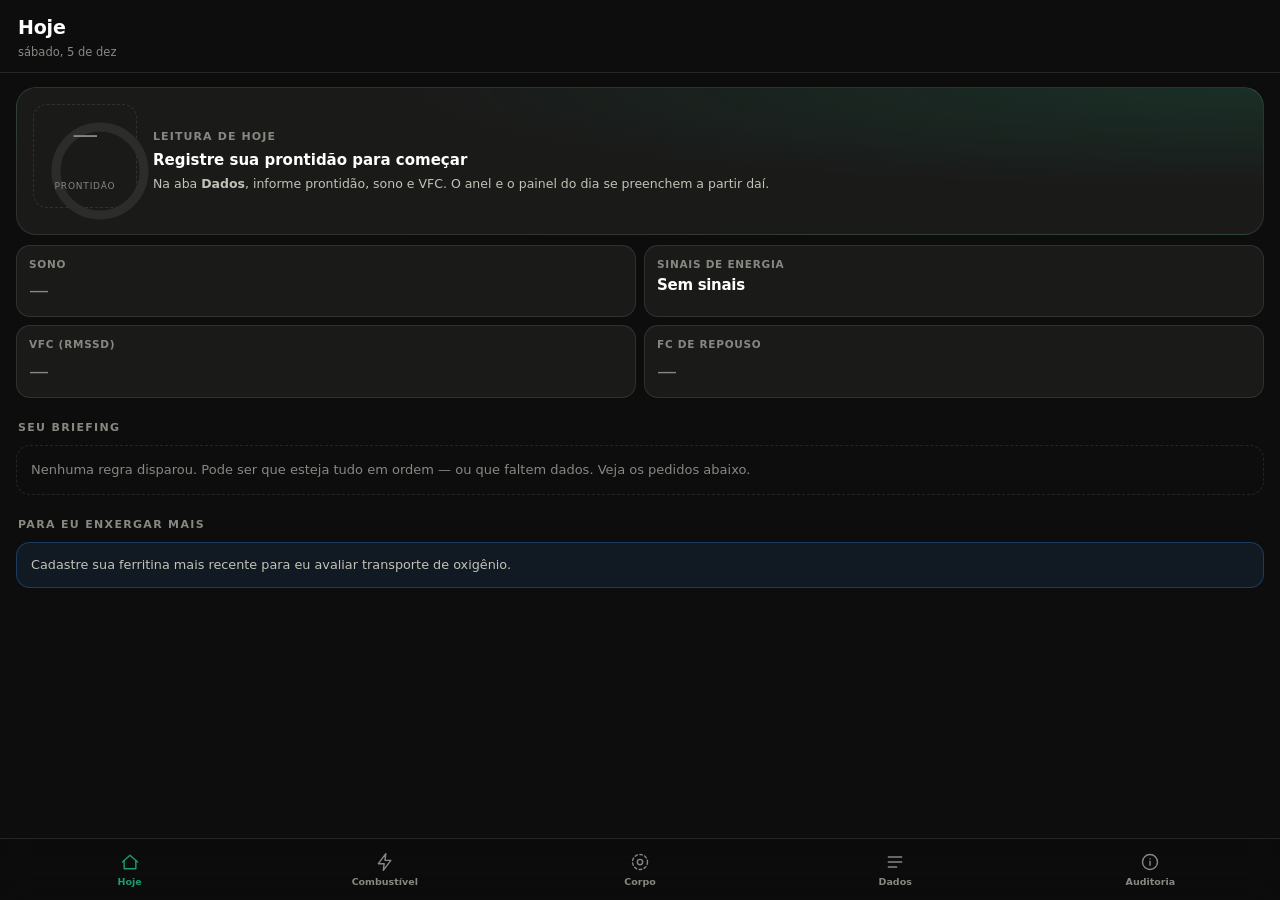
<file: app/index.html>
<!DOCTYPE html>
<html lang="pt-BR">
<head>
<meta charset="utf-8">
<meta name="viewport" content="width=device-width, initial-scale=1, viewport-fit=cover">
<title>ATLETA</title>

<link rel="manifest" href="manifest.webmanifest">
<meta name="theme-color" content="#0d0d0d">
<meta name="description" content="Combustível, micronutrientes e eixo intestino-cérebro traduzidos em consequência de treino.">

<meta name="mobile-web-app-capable" content="yes">
<meta name="apple-mobile-web-app-capable" content="yes">
<meta name="apple-mobile-web-app-status-bar-style" content="black-translucent">
<meta name="apple-mobile-web-app-title" content="ATLETA">
<link rel="apple-touch-icon" href="icones/apple-touch-icon.png">
<link rel="icon" href="icones/favicon-32.png" sizes="32x32">

<link rel="stylesheet" href="css/estilo.css">
</head>
<body>

<header>
  <div>
    <h1 id="titulo">Hoje</h1>
    <div class="sub" id="subtitulo">—</div>
  </div>
  <button id="instalar">Instalar</button>
</header>

<main>
  <section class="aba on" id="a-hoje"></section>
  <section class="aba" id="a-fuel"></section>
  <section class="aba" id="a-corpo"></section>
  <section class="aba" id="a-dados"></section>
  <section class="aba" id="a-sobre"></section>
</main>

<nav>
  <button class="on" data-aba="a-hoje" data-titulo="Hoje">
    <svg viewBox="0 0 24 24"><path d="M3 12l9-8 9 8"/><path d="M5 10v10h14V10"/></svg>Hoje
  </button>
  <button data-aba="a-fuel" data-titulo="Combustível">
    <svg viewBox="0 0 24 24"><path d="M13 2L4 14h7l-1 8 9-12h-7z"/></svg>Combustível
  </button>
  <button data-aba="a-corpo" data-titulo="Corpo">
    <svg viewBox="0 0 24 24"><circle cx="12" cy="12" r="3.2"/><circle cx="12" cy="12" r="9" stroke-dasharray="3 3"/></svg>Corpo
  </button>
  <button data-aba="a-dados" data-titulo="Meus dados">
    <svg viewBox="0 0 24 24"><path d="M4 6h16M4 12h16M4 18h10"/></svg>Dados
  </button>
  <button data-aba="a-sobre" data-titulo="Auditoria">
    <svg viewBox="0 0 24 24"><circle cx="12" cy="12" r="9"/><path d="M12 11v5M12 8h.01"/></svg>Auditoria
  </button>
</nav>

<div class="toast" id="toast"></div>

<script src="js/motor-regras.js"></script>
<script src="js/base-regras.js"></script>
<script src="js/armazenamento.js"></script>
<script src="js/app.js"></script>
</body>
</html>
</file>
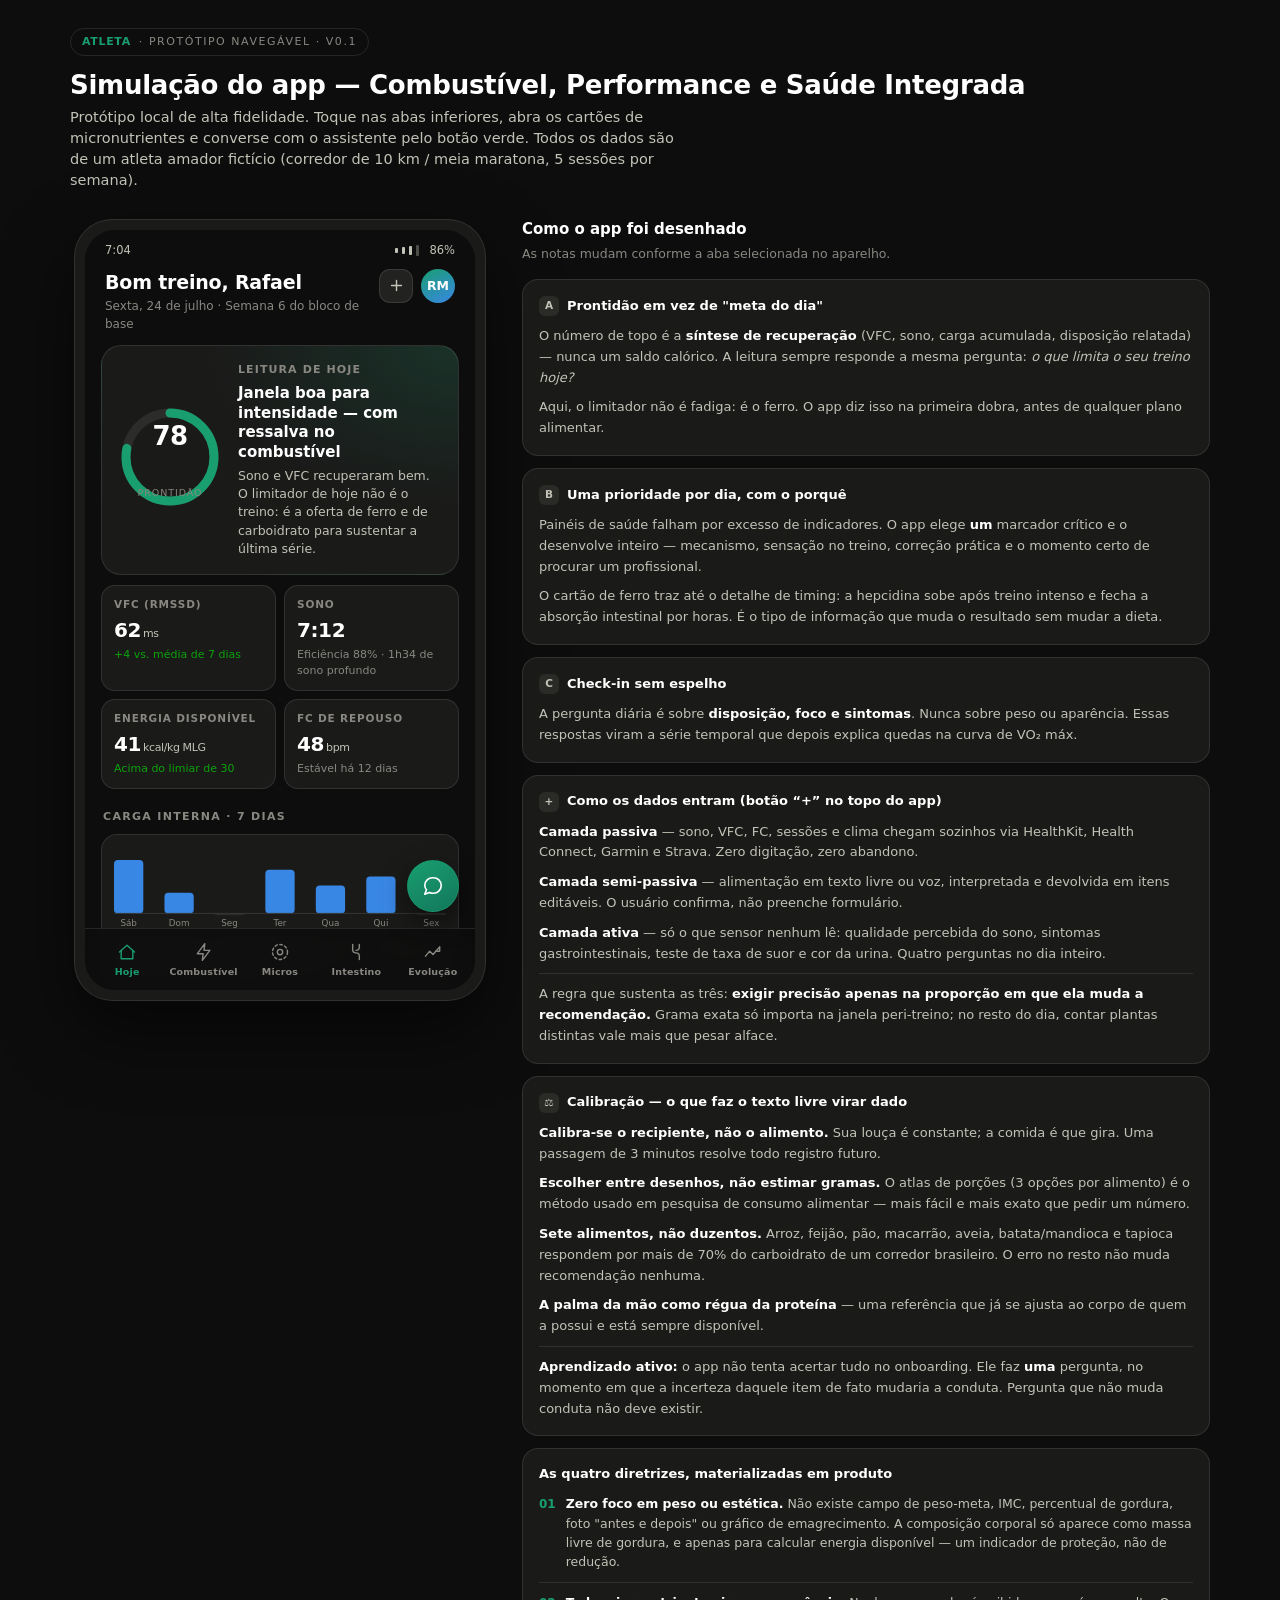
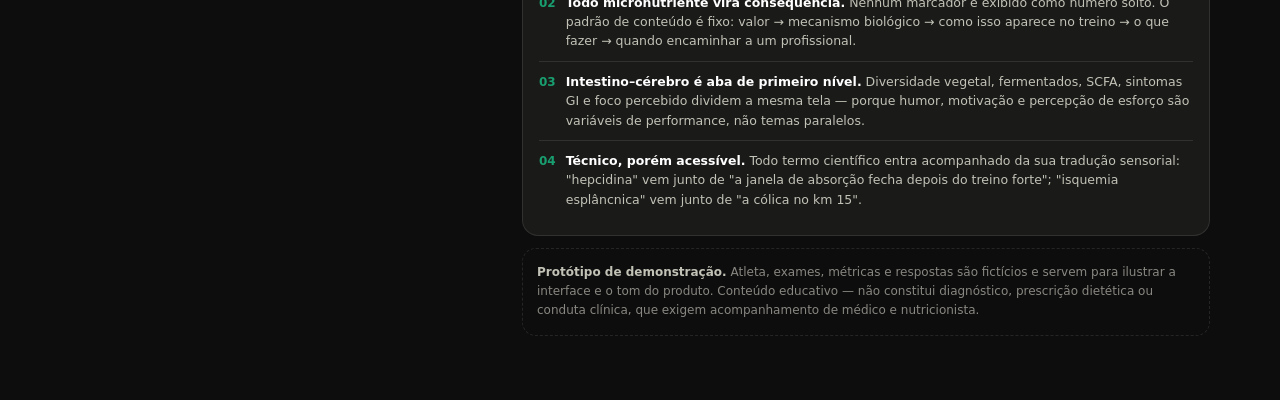
<file: simulacao-app.html>
<!DOCTYPE html>
<html lang="pt-BR">
<head>
<meta charset="utf-8">
<meta name="viewport" content="width=device-width, initial-scale=1">
<title>ATLETA — Simulação do app · Performance, Combustível e Saúde Integrada</title>
<style>
  :root{
    color-scheme: dark;
    /* superfícies e tinta (validadas para modo escuro) */
    --plane:      #0d0d0d;
    --surface:    #1a1a19;
    --surface-2:  #222220;
    --surface-3:  #2a2a27;
    --ink:        #ffffff;
    --ink-2:      #c3c2b7;
    --muted:      #898781;
    --grid:       #2c2c2a;
    --axis:       #383835;
    --border:     rgba(255,255,255,0.10);
    /* categóricas — slots 1..3, passo escuro */
    --s1: #3987e5;   /* carboidrato */
    --s2: #d95926;   /* proteína    */
    --s3: #199e70;   /* gordura     */
    /* status (fixo, nunca tematizado) — sempre com ícone + rótulo */
    --good:     #0ca30c;
    --warning:  #fab219;
    --serious:  #ec835a;
    --critical: #d03b3b;
    --brand: #199e70;
    --font: system-ui, -apple-system, "Segoe UI", sans-serif;
  }
  *{box-sizing:border-box}
  html,body{margin:0;padding:0}
  body{
    background:var(--plane);
    color:var(--ink);
    font-family:var(--font);
    -webkit-font-smoothing:antialiased;
    line-height:1.45;
  }

  /* ---------- moldura da página ---------- */
  .page{max-width:1180px;margin:0 auto;padding:28px 20px 64px}
  .page-head{margin-bottom:24px}
  .kicker{
    display:inline-flex;align-items:center;gap:8px;
    font-size:11px;letter-spacing:.14em;text-transform:uppercase;
    color:var(--muted);border:1px solid var(--border);
    border-radius:999px;padding:5px 11px;
  }
  .kicker b{color:var(--brand);font-weight:600;letter-spacing:.06em}
  .page-head h1{font-size:26px;line-height:1.2;margin:14px 0 6px;font-weight:650;letter-spacing:-.01em}
  .page-head p{margin:0;color:var(--ink-2);font-size:14.5px;max-width:66ch}

  .stage{display:grid;grid-template-columns:minmax(0,420px) minmax(0,1fr);gap:32px;align-items:start;margin-top:28px}
  @media (max-width:900px){.stage{grid-template-columns:1fr}}

  /* ---------- aparelho ---------- */
  .phone{
    width:100%;max-width:412px;margin:0 auto;
    background:var(--surface);
    border:1px solid var(--border);
    border-radius:38px;
    padding:10px;
    box-shadow:0 30px 70px rgba(0,0,0,.55);
    position:sticky;top:20px;
  }
  .screen{
    position:relative;
    background:var(--plane);
    border-radius:30px;
    height:760px;
    overflow:hidden;
    display:flex;flex-direction:column;
  }
  .statusbar{
    display:flex;justify-content:space-between;align-items:center;
    padding:12px 20px 4px;font-size:11.5px;color:var(--ink-2);
    font-variant-numeric:tabular-nums;flex:none;
  }
  .statusbar .dots{display:flex;gap:4px;align-items:center}
  .statusbar .bar{width:3px;background:var(--ink-2);border-radius:1px}

  .apphead{padding:6px 20px 12px;flex:none}
  .apphead .row{display:flex;justify-content:space-between;align-items:flex-start;gap:12px}
  .apphead h2{margin:0;font-size:19px;font-weight:640;letter-spacing:-.01em}
  .apphead .sub{color:var(--muted);font-size:12px;margin-top:2px}
  .avatar{
    width:34px;height:34px;border-radius:50%;flex:none;
    background:linear-gradient(150deg,#199e70,#3987e5);
    display:grid;place-items:center;font-size:12.5px;font-weight:650;color:#fff;
  }

  .scroll{flex:1;overflow-y:auto;padding:0 16px 90px;scrollbar-width:thin;scrollbar-color:var(--surface-3) transparent}
  .scroll::-webkit-scrollbar{width:5px}
  .scroll::-webkit-scrollbar-thumb{background:var(--surface-3);border-radius:3px}

  .view{display:none;animation:fade .22s ease}
  .view.on{display:block}
  @keyframes fade{from{opacity:0;transform:translateY(4px)}to{opacity:1;transform:none}}

  /* ---------- componentes ---------- */
  .card{
    background:var(--surface);
    border:1px solid var(--border);
    border-radius:16px;
    padding:14px;
    margin-bottom:10px;
  }
  .card.tight{padding:12px}
  .card-t{
    display:flex;align-items:center;justify-content:space-between;gap:8px;
    font-size:11px;letter-spacing:.1em;text-transform:uppercase;color:var(--muted);
    margin-bottom:10px;font-weight:600;
  }
  .sec{
    font-size:11px;letter-spacing:.12em;text-transform:uppercase;color:var(--muted);
    margin:20px 2px 9px;font-weight:600;
  }
  .sec:first-child{margin-top:6px}

  .hero{
    background:
      radial-gradient(120% 120% at 100% 0%, rgba(25,158,112,.18), transparent 58%),
      var(--surface);
    border:1px solid var(--border);border-radius:20px;padding:16px;margin-bottom:10px;
  }
  .hero-row{display:flex;gap:16px;align-items:center}
  .hero-copy{min-width:0}
  .hero-copy .lab{font-size:11px;letter-spacing:.1em;text-transform:uppercase;color:var(--muted);font-weight:600}
  .hero-copy .big{font-size:15px;font-weight:640;margin-top:6px;line-height:1.3}
  .hero-copy .txt{font-size:12.5px;color:var(--ink-2);margin-top:5px}

  .ring{position:relative;flex:none}
  .ring .val{
    position:absolute;inset:0;display:grid;place-items:center;text-align:center;line-height:1;
  }
  .ring .val b{font-size:26px;font-weight:660;letter-spacing:-.02em}
  .ring .val i{display:block;font-style:normal;font-size:9.5px;color:var(--muted);letter-spacing:.1em;margin-top:3px}

  .kpis{display:grid;grid-template-columns:repeat(2,1fr);gap:8px}
  .kpi{background:var(--surface);border:1px solid var(--border);border-radius:14px;padding:11px 12px}
  .kpi .l{font-size:10.5px;letter-spacing:.08em;text-transform:uppercase;color:var(--muted);font-weight:600}
  .kpi .v{font-size:20px;font-weight:640;letter-spacing:-.02em;margin-top:4px}
  .kpi .v small{font-size:11px;font-weight:500;color:var(--ink-2);margin-left:2px}
  .kpi .d{font-size:11px;margin-top:2px;color:var(--muted)}
  .kpi .d.up{color:var(--good)}

  /* pílula de status: cor + ícone + rótulo, nunca cor sozinha */
  .st{display:inline-flex;align-items:center;gap:5px;font-size:11px;font-weight:600;
      padding:3px 8px;border-radius:999px;border:1px solid var(--border);white-space:nowrap}
  .st .ic{width:12px;height:12px;flex:none}
  .st.good{color:var(--good)}      .st.good .ic{fill:var(--good)}
  .st.warning{color:var(--warning)}.st.warning .ic{fill:var(--warning)}
  .st.serious{color:var(--serious)}.st.serious .ic{fill:var(--serious)}
  .st.critical{color:var(--critical)}.st.critical .ic{fill:var(--critical)}

  /* medidor linear */
  .meter{height:6px;background:var(--surface-3);border-radius:3px;overflow:hidden;margin:9px 0 0;position:relative}
  .meter i{display:block;height:100%;border-radius:3px}
  .meter .ref{position:absolute;top:-3px;bottom:-3px;width:2px;background:var(--axis)}
  .mrange{display:flex;justify-content:space-between;font-size:10.5px;color:var(--muted);margin-top:5px;font-variant-numeric:tabular-nums}

  .nut{background:var(--surface);border:1px solid var(--border);border-radius:16px;margin-bottom:10px;overflow:hidden}
  .nut > summary{
    list-style:none;cursor:pointer;padding:13px 14px;display:flex;align-items:flex-start;gap:10px;
  }
  .nut > summary::-webkit-details-marker{display:none}
  .nut summary:hover{background:var(--surface-2)}
  .nut .nm{flex:1;min-width:0}
  .nut .nm b{font-size:14px;font-weight:620;display:block}
  .nut .nm span{font-size:11.5px;color:var(--muted);font-variant-numeric:tabular-nums}
  .chev{width:14px;height:14px;fill:none;stroke:var(--muted);stroke-width:2;flex:none;margin-top:4px;transition:transform .2s}
  .nut[open] .chev{transform:rotate(90deg)}
  .nut .body{padding:0 14px 14px;border-top:1px solid var(--border);margin-top:2px;padding-top:12px}
  .why{
    background:var(--surface-2);border-left:2px solid var(--critical);
    border-radius:0 10px 10px 0;padding:10px 12px;margin-bottom:10px;
  }
  .why.warning{border-left-color:var(--warning)}
  .why.good{border-left-color:var(--good)}
  .why.info{border-left-color:var(--s1)}
  .why h5{margin:0 0 5px;font-size:10.5px;letter-spacing:.09em;text-transform:uppercase;color:var(--muted);font-weight:650}
  .why p{margin:0;font-size:12.5px;color:var(--ink-2);line-height:1.55}
  .why p + p{margin-top:7px}
  .why b{color:var(--ink);font-weight:600}

  ul.plan{margin:0;padding:0;list-style:none}
  ul.plan li{
    display:flex;gap:9px;font-size:12.5px;color:var(--ink-2);padding:7px 0;
    border-bottom:1px solid var(--border);line-height:1.5;
  }
  ul.plan li:last-child{border-bottom:0;padding-bottom:0}
  ul.plan li .t{color:var(--ink);font-weight:600;font-variant-numeric:tabular-nums;flex:none;width:74px}
  ul.plan li b{color:var(--ink);font-weight:600}

  .chips{display:flex;flex-wrap:wrap;gap:6px;margin-top:10px}
  .chip{
    font-size:11.5px;color:var(--ink-2);background:var(--surface-2);
    border:1px solid var(--border);border-radius:999px;padding:5px 10px;
  }
  .chip.on{color:var(--ink);border-color:rgba(25,158,112,.5);background:rgba(25,158,112,.12)}

  .legend{display:flex;flex-wrap:wrap;gap:12px;margin-top:10px}
  .legend span{display:inline-flex;align-items:center;gap:6px;font-size:11.5px;color:var(--ink-2)}
  .legend i{width:9px;height:9px;border-radius:2px;display:block}

  table.tbl{width:100%;border-collapse:collapse;font-size:12px;font-variant-numeric:tabular-nums}
  table.tbl th{text-align:left;color:var(--muted);font-weight:600;font-size:10.5px;letter-spacing:.07em;text-transform:uppercase;padding:0 0 7px}
  table.tbl td{padding:6px 0;border-top:1px solid var(--border);color:var(--ink-2)}
  table.tbl td:last-child,table.tbl th:last-child{text-align:right}
  table.tbl td b{color:var(--ink);font-weight:600}

  .note{font-size:11.5px;color:var(--muted);line-height:1.5;margin-top:9px}

  /* ---------- navegação ---------- */
  .tabbar{
    position:absolute;left:0;right:0;bottom:0;
    display:grid;grid-template-columns:repeat(5,1fr);
    background:rgba(13,13,13,.88);backdrop-filter:blur(14px);
    border-top:1px solid var(--border);padding:8px 4px calc(8px + env(safe-area-inset-bottom));
  }
  .tabbar button{
    background:none;border:0;color:var(--muted);font-family:inherit;cursor:pointer;
    display:flex;flex-direction:column;align-items:center;gap:4px;padding:5px 2px;font-size:9.5px;font-weight:600;letter-spacing:.02em;
  }
  .tabbar button svg{width:20px;height:20px;fill:none;stroke:currentColor;stroke-width:1.7;stroke-linecap:round;stroke-linejoin:round}
  .tabbar button.on{color:var(--brand)}

  .fab{
    position:absolute;right:16px;bottom:78px;z-index:5;
    width:52px;height:52px;border-radius:50%;border:1px solid rgba(25,158,112,.45);
    background:linear-gradient(150deg,#199e70,#12775a);color:#fff;cursor:pointer;
    display:grid;place-items:center;box-shadow:0 10px 26px rgba(0,0,0,.5);
  }
  .fab svg{width:22px;height:22px;fill:none;stroke:currentColor;stroke-width:1.8;stroke-linecap:round;stroke-linejoin:round}

  /* ---------- chat ---------- */
  .chat{
    position:absolute;inset:0;z-index:10;background:var(--plane);
    display:none;flex-direction:column;
  }
  .chat.on{display:flex}
  .chat-head{
    display:flex;align-items:center;gap:10px;padding:16px 16px 12px;border-bottom:1px solid var(--border);flex:none;
  }
  .chat-head .x{margin-left:auto;background:none;border:0;color:var(--muted);cursor:pointer;font-size:20px;line-height:1;padding:4px}
  .chat-log{flex:1;overflow-y:auto;padding:14px 16px;display:flex;flex-direction:column;gap:10px}
  .msg{max-width:86%;font-size:12.8px;line-height:1.55;padding:11px 13px;border-radius:14px}
  .msg.bot{background:var(--surface);border:1px solid var(--border);border-bottom-left-radius:4px;color:var(--ink-2);align-self:flex-start}
  .msg.me{background:rgba(25,158,112,.16);border:1px solid rgba(25,158,112,.32);border-bottom-right-radius:4px;color:var(--ink);align-self:flex-end}
  .msg b{color:var(--ink);font-weight:640}
  .msg .lab{display:block;font-size:10px;letter-spacing:.09em;text-transform:uppercase;color:var(--muted);margin-bottom:6px;font-weight:650}
  .chat-sug{padding:10px 16px 14px;border-top:1px solid var(--border);display:flex;flex-wrap:wrap;gap:6px;flex:none}
  .chat-sug button{
    font-family:inherit;font-size:11.5px;color:var(--ink-2);background:var(--surface);
    border:1px solid var(--border);border-radius:999px;padding:7px 11px;cursor:pointer;text-align:left;
  }
  .chat-sug button:hover{color:var(--ink);border-color:rgba(25,158,112,.45)}
  .typing i{display:inline-block;width:5px;height:5px;border-radius:50%;background:var(--muted);margin-right:3px;animation:blink 1.2s infinite}
  .typing i:nth-child(2){animation-delay:.2s}.typing i:nth-child(3){animation-delay:.4s}
  @keyframes blink{0%,60%,100%{opacity:.25}30%{opacity:1}}

  /* ---------- painel de notas ---------- */
  .notes{position:sticky;top:20px}
  .notes h3{font-size:15px;margin:0 0 4px;font-weight:640}
  .notes .lead{color:var(--muted);font-size:12.5px;margin:0 0 16px}
  .note-card{background:var(--surface);border:1px solid var(--border);border-radius:16px;padding:16px;margin-bottom:12px}
  .note-card h4{margin:0 0 10px;font-size:13px;font-weight:640;display:flex;align-items:center;gap:8px}
  .note-card h4 .n{
    width:20px;height:20px;border-radius:6px;background:var(--surface-3);color:var(--ink-2);
    display:grid;place-items:center;font-size:10.5px;font-weight:700;flex:none;
  }
  .note-card p{margin:0 0 9px;font-size:13px;color:var(--ink-2);line-height:1.6}
  .note-card p:last-child{margin-bottom:0}
  .note-card b{color:var(--ink);font-weight:600}
  .note-card ul{margin:0;padding-left:17px;font-size:13px;color:var(--ink-2);line-height:1.6}
  .note-card ul li{margin-bottom:5px}
  .note-card ul li:last-child{margin-bottom:0}
  .rule{display:flex;gap:10px;padding:10px 0;border-top:1px solid var(--border);font-size:12.5px;color:var(--ink-2);line-height:1.55}
  .rule:first-of-type{border-top:0;padding-top:0}
  .rule .num{color:var(--brand);font-weight:700;flex:none;font-size:12px;padding-top:1px}
  .disc{font-size:12px;color:var(--muted);line-height:1.6;border:1px dashed var(--border);border-radius:14px;padding:14px}

  /* tooltip dos gráficos */
  .tip{
    position:absolute;pointer-events:none;opacity:0;transition:opacity .12s;
    background:var(--surface-2);border:1px solid var(--border);border-radius:9px;
    padding:7px 9px;font-size:11.5px;color:var(--ink);white-space:nowrap;z-index:6;
    box-shadow:0 8px 20px rgba(0,0,0,.5);font-variant-numeric:tabular-nums;
  }
  .tip span{display:block;color:var(--muted);font-size:10px;letter-spacing:.06em;text-transform:uppercase;margin-bottom:2px}
  .chartwrap{position:relative}
  svg.chart{display:block;width:100%;overflow:visible}
  svg.chart text{font-family:var(--font)}

  /* ---------- folha de registro ---------- */
  .addbtn{
    width:34px;height:34px;border-radius:11px;flex:none;cursor:pointer;
    background:var(--surface-2);border:1px solid var(--border);color:var(--ink-2);
    display:grid;place-items:center;
  }
  .addbtn svg{width:17px;height:17px;fill:none;stroke:currentColor;stroke-width:2;stroke-linecap:round}
  .addbtn:hover{color:var(--ink);border-color:rgba(25,158,112,.45)}
  .hdr-actions{display:flex;gap:8px;align-items:center;flex:none}

  .sheet{position:absolute;inset:0;z-index:12;background:var(--plane);display:none;flex-direction:column}
  .sheet.on{display:flex}
  .sheet-head{display:flex;align-items:center;gap:10px;padding:16px 16px 12px;border-bottom:1px solid var(--border);flex:none}
  .sheet-head h4{margin:0;font-size:14px;font-weight:640}
  .sheet-head .s{font-size:11px;color:var(--muted)}
  .sheet-head .x{margin-left:auto;background:none;border:0;color:var(--muted);cursor:pointer;font-size:20px;line-height:1;padding:4px}
  .sheet-body{flex:1;overflow-y:auto;padding:14px 16px 24px}

  .seg{display:grid;grid-template-columns:repeat(3,1fr);gap:3px;background:var(--surface-2);
       border:1px solid var(--border);border-radius:12px;padding:3px;margin-bottom:14px}
  .seg button{
    font-family:inherit;font-size:11.5px;font-weight:600;color:var(--muted);
    background:none;border:0;border-radius:9px;padding:7px 4px;cursor:pointer;
  }
  .seg button.on{background:var(--surface-3);color:var(--ink)}
  .pane{display:none}.pane.on{display:block}

  .composer{background:var(--surface);border:1px solid var(--border);border-radius:16px;padding:12px}
  .composer textarea{
    width:100%;min-height:74px;resize:vertical;background:none;border:0;outline:none;
    color:var(--ink);font-family:inherit;font-size:13px;line-height:1.55;padding:0;
  }
  .composer textarea::placeholder{color:var(--muted)}
  .composer-bar{display:flex;align-items:center;gap:6px;margin-top:10px;padding-top:10px;border-top:1px solid var(--border)}
  .iconbtn{
    width:32px;height:32px;border-radius:9px;background:var(--surface-2);border:1px solid var(--border);
    color:var(--ink-2);cursor:pointer;display:grid;place-items:center;flex:none;
  }
  .iconbtn svg{width:16px;height:16px;fill:none;stroke:currentColor;stroke-width:1.7;stroke-linecap:round;stroke-linejoin:round}
  .iconbtn:hover{color:var(--ink)}
  .primary{
    margin-left:auto;font-family:inherit;font-size:12px;font-weight:640;color:#fff;cursor:pointer;
    background:linear-gradient(150deg,#199e70,#12775a);border:1px solid rgba(25,158,112,.45);
    border-radius:10px;padding:8px 14px;
  }
  .ghostbtn{
    font-family:inherit;font-size:11.5px;color:var(--ink-2);background:var(--surface);cursor:pointer;
    border:1px solid var(--border);border-radius:10px;padding:8px 12px;width:100%;text-align:left;
  }
  .ghostbtn:hover{color:var(--ink);border-color:rgba(25,158,112,.45)}

  .parsed{background:var(--surface);border:1px solid var(--border);border-radius:16px;padding:13px;margin-top:10px}
  .pitem{display:flex;align-items:center;gap:9px;padding:8px 0;border-bottom:1px solid var(--border);font-size:12.5px}
  .pitem:last-of-type{border-bottom:0}
  .pitem .nmm{flex:1;min-width:0;color:var(--ink)}
  .pitem .qt{color:var(--ink-2);font-variant-numeric:tabular-nums;font-size:11.5px}
  .pitem .ed{background:var(--surface-2);border:1px solid var(--border);border-radius:7px;color:var(--muted);
              font-size:10px;padding:3px 7px;cursor:pointer;font-family:inherit;flex:none}
  .pitem .ed:hover{color:var(--ink)}
  .conf{display:inline-flex;align-items:center;gap:5px;font-size:10px;color:var(--muted);
        border:1px solid var(--border);border-radius:999px;padding:2px 7px;flex:none}
  .conf.low{color:var(--warning);border-color:rgba(250,178,25,.35)}

  .impact{display:grid;grid-template-columns:1fr 1fr;gap:8px;margin-top:12px}
  .imp{background:var(--surface-2);border:1px solid var(--border);border-radius:12px;padding:10px}
  .imp .l{font-size:10px;letter-spacing:.07em;text-transform:uppercase;color:var(--muted);font-weight:600}
  .imp .v{font-size:16px;font-weight:640;margin-top:3px}
  .imp .v small{font-size:10.5px;font-weight:500;color:var(--ink-2);margin-left:2px}

  .src{display:flex;align-items:center;gap:10px;padding:10px 0;border-bottom:1px solid var(--border)}
  .src:last-child{border-bottom:0}
  .src .ico{width:30px;height:30px;border-radius:9px;background:var(--surface-2);border:1px solid var(--border);
            display:grid;place-items:center;flex:none;font-size:12px;font-weight:700;color:var(--ink-2)}
  .src .tx{flex:1;min-width:0}
  .src .tx b{display:block;font-size:12.5px;font-weight:600}
  .src .tx span{font-size:11px;color:var(--muted)}

  .qz{display:flex;align-items:center;gap:10px;padding:9px 0;border-bottom:1px solid var(--border);font-size:12.5px;color:var(--ink-2)}
  .qz:last-of-type{border-bottom:0}
  .qz .tg{margin-left:auto;display:flex;gap:4px;flex:none}
  .qz .tg span{font-size:10.5px;padding:3px 9px;border-radius:7px;border:1px solid var(--border);color:var(--muted)}
  .qz .tg span.on{color:var(--ink);background:rgba(25,158,112,.14);border-color:rgba(25,158,112,.4)}

  .urine{display:flex;gap:3px;margin-top:10px}
  .urine div{flex:1;height:30px;border-radius:5px;display:grid;place-items:end center;
             font-size:8.5px;color:rgba(0,0,0,.55);padding-bottom:2px;font-weight:700}
  .urine div.on{outline:2px solid var(--ink);outline-offset:2px}

  .numrow{display:grid;grid-template-columns:1fr 1fr;gap:8px;margin-top:10px}
  .numrow label{display:block;font-size:10.5px;letter-spacing:.07em;text-transform:uppercase;color:var(--muted);font-weight:600;margin-bottom:5px}
  .numrow input{
    width:100%;background:var(--surface-2);border:1px solid var(--border);border-radius:10px;
    color:var(--ink);font-family:inherit;font-size:14px;padding:9px 10px;outline:none;font-variant-numeric:tabular-nums;
  }
  .numrow input:focus{border-color:rgba(25,158,112,.5)}

  /* ---------- calibração ---------- */
  .prog{display:flex;gap:4px;margin:0 16px 12px}
  .prog i{height:3px;flex:1;background:var(--surface-3);border-radius:2px;transition:background .2s}
  .prog i.on{background:var(--brand)}
  .cstep{display:none;animation:fade .22s ease}
  .cstep.on{display:block}
  .cstep h5.tt{margin:0 0 6px;font-size:17px;font-weight:640;letter-spacing:-.01em;color:var(--ink);line-height:1.25}
  .cstep p.sd{margin:0 0 14px;font-size:13px;color:var(--ink-2);line-height:1.6}
  .cstep p.sd b{color:var(--ink);font-weight:600}
  .stepno{font-size:10.5px;letter-spacing:.11em;text-transform:uppercase;color:var(--brand);font-weight:650;margin-bottom:8px}

  .opts{display:grid;grid-template-columns:repeat(3,1fr);gap:8px;margin-top:4px}
  .opt{background:var(--surface);border:1px solid var(--border);border-radius:14px;padding:11px 6px 10px;
       cursor:pointer;text-align:center;font-family:inherit;color:var(--ink)}
  .opt:hover{border-color:rgba(255,255,255,.2)}
  .opt.on{border-color:rgba(25,158,112,.55);background:rgba(25,158,112,.10)}
  .opt svg{display:block;margin:0 auto 7px}
  .opt b{display:block;font-size:12px;font-weight:640}
  .opt span{display:block;font-size:10.5px;color:var(--muted);font-variant-numeric:tabular-nums;margin-top:2px}

  .sheet-foot{flex:none;display:flex;gap:8px;padding:12px 16px calc(12px + env(safe-area-inset-bottom));
              border-top:1px solid var(--border);background:var(--plane)}
  .sheet-foot button{font-family:inherit;font-size:12.5px;font-weight:640;border-radius:11px;padding:11px 16px;cursor:pointer}
  .sheet-foot .back{background:var(--surface);border:1px solid var(--border);color:var(--ink-2)}
  .sheet-foot .next{flex:1;background:linear-gradient(150deg,#199e70,#12775a);border:1px solid rgba(25,158,112,.45);color:#fff}
  .sheet-foot .back:hover{color:var(--ink)}

  .skip{background:none;border:0;color:var(--muted);font-family:inherit;font-size:11.5px;
        text-decoration:underline;cursor:pointer;padding:8px 0;display:block;margin:12px auto 0}
  .skip:hover{color:var(--ink-2)}
</style>
</head>
<body>
<div class="page">

  <header class="page-head">
    <div class="kicker"><b>ATLETA</b> · protótipo navegável · v0.1</div>
    <h1>Simulação do app — Combustível, Performance e Saúde Integrada</h1>
    <p>Protótipo local de alta fidelidade. Toque nas abas inferiores, abra os cartões de micronutrientes e converse com o assistente pelo botão verde. Todos os dados são de um atleta amador fictício (corredor de 10 km / meia maratona, 5 sessões por semana).</p>
  </header>

  <div class="stage">

    <!-- ====================== APARELHO ====================== -->
    <div class="phone">
      <div class="screen">

        <div class="statusbar">
          <span>7:04</span>
          <span class="dots">
            <span class="bar" style="height:5px"></span>
            <span class="bar" style="height:7px"></span>
            <span class="bar" style="height:9px"></span>
            <span class="bar" style="height:11px;opacity:.35"></span>
            <span style="margin-left:6px">86%</span>
          </span>
        </div>

        <div class="apphead">
          <div class="row">
            <div>
              <h2 id="head-title">Bom treino, Rafael</h2>
              <div class="sub" id="head-sub">Sexta, 24 de julho · Semana 6 do bloco de base</div>
            </div>
            <div class="hdr-actions">
              <button class="addbtn" id="openreg" aria-label="Registrar">
                <svg viewBox="0 0 24 24"><path d="M12 5v14M5 12h14"/></svg>
              </button>
              <div class="avatar">RM</div>
            </div>
          </div>
        </div>

        <div class="scroll" id="scroll">

          <!-- ---------------- HOJE ---------------- -->
          <section class="view on" id="v-hoje">
            <div class="hero">
              <div class="hero-row">
                <div class="ring">
                  <svg width="104" height="104" viewBox="0 0 104 104" aria-label="Prontidão 78 de 100">
                    <circle cx="52" cy="52" r="44" fill="none" stroke="#2c2c2a" stroke-width="9"/>
                    <circle cx="52" cy="52" r="44" fill="none" stroke="#199e70" stroke-width="9"
                            stroke-linecap="round" stroke-dasharray="276.5" stroke-dashoffset="60.8"
                            transform="rotate(-90 52 52)"/>
                  </svg>
                  <div class="val"><b>78</b><i>PRONTIDÃO</i></div>
                </div>
                <div class="hero-copy">
                  <div class="lab">Leitura de hoje</div>
                  <div class="big">Janela boa para intensidade — com ressalva no combustível</div>
                  <div class="txt">Sono e VFC recuperaram bem. O limitador de hoje não é o treino: é a oferta de ferro e de carboidrato para sustentar a última série.</div>
                </div>
              </div>
            </div>

            <div class="kpis">
              <div class="kpi">
                <div class="l">VFC (rMSSD)</div>
                <div class="v">62<small>ms</small></div>
                <div class="d up">+4 vs. média de 7 dias</div>
              </div>
              <div class="kpi">
                <div class="l">Sono</div>
                <div class="v">7:12</div>
                <div class="d">Eficiência 88% · 1h34 de sono profundo</div>
              </div>
              <div class="kpi">
                <div class="l">Energia disponível</div>
                <div class="v">41<small>kcal/kg MLG</small></div>
                <div class="d up">Acima do limiar de 30</div>
              </div>
              <div class="kpi">
                <div class="l">FC de repouso</div>
                <div class="v">48<small>bpm</small></div>
                <div class="d">Estável há 12 dias</div>
              </div>
            </div>

            <div class="sec">Carga interna · 7 dias</div>
            <div class="card tight">
              <div class="chartwrap">
                <svg class="chart" viewBox="0 0 340 86" id="c-carga" role="img"
                     aria-label="Carga interna por sessão nos últimos 7 dias, em unidades arbitrárias"></svg>
                <div class="tip" id="tip-carga"></div>
              </div>
              <div class="note">Total de 412 UA · razão aguda:crônica 1,06 — dentro da faixa de progressão segura (0,8–1,3).</div>
            </div>

            <div class="sec">Prioridade do dia</div>
            <details class="nut" open>
              <summary>
                <span class="nm">
                  <b>Ferro / ferritina</b>
                  <span>22 ng/mL · coleta em 12/07</span>
                </span>
                <span class="st critical">
                  <svg class="ic" viewBox="0 0 16 16"><path d="M8 1 15 14H1z"/><path d="M7.3 6h1.4v4H7.3zM7.3 11h1.4v1.4H7.3z" fill="#1a1a19"/></svg>
                  Baixo
                </span>
                <svg class="chev" viewBox="0 0 24 24"><path d="M9 6l6 6-6 6"/></svg>
              </summary>
              <div class="body">
                <div class="why">
                  <h5>O que isso faz no seu treino</h5>
                  <p>O ferro é o núcleo da <b>hemoglobina</b> e da <b>mioglobina</b> — ou seja, ele é o veículo do oxigênio. Com ferritina em 22 ng/mL (referência para endurance: acima de 40), há menos matéria-prima para produzir hemácias novas, e o transporte de O₂ até a mitocôndria fica limitado.</p>
                  <p>Na prática você sente: <b>fadiga precoce nas séries longas</b>, frequência cardíaca mais alta no mesmo pace (deriva cardíaca), sensação de pernas "pesadas" no aquecimento e recuperação lenta entre tiros. O ferro também compõe os citocromos da cadeia respiratória — sem ele, a própria produção aeróbia de ATP perde eficiência, mesmo antes de a hemoglobina cair.</p>
                </div>
                <ul class="plan">
                  <li><span class="t">Absorção</span><span>Fonte heme (carne vermelha magra, fígado 1×/semana) absorve 15–35%. Fontes vegetais (feijão, lentilha, tofu) absorvem 2–10% — <b>combine com vitamina C</b> (laranja, acerola, pimentão) na mesma refeição para multiplicar a captação.</span></li>
                  <li><span class="t">Bloqueios</span><span>Café, chá e leite <b>1 hora antes e depois</b> da refeição rica em ferro: taninos e cálcio competem pelo transportador.</span></li>
                  <li><span class="t">Timing</span><span>A <b>hepcidina</b> sobe por 3–6 h após treino intenso e fecha a janela de absorção intestinal. Priorize ferro <b>pela manhã</b> ou junto do café da manhã pós-treino leve.</span></li>
                  <li><span class="t">Encaminhe</span><span>Ferritina abaixo de 30 em atleta pede avaliação médica com hemograma, saturação de transferrina e PCR antes de qualquer suplementação.</span></li>
                </ul>
              </div>
            </details>

            <div class="sec">Próxima sessão · 18h30</div>
            <div class="card">
              <div class="card-t"><span>Intervalado · 6 × 800 m @ limiar</span><span>~65 min</span></div>
              <ul class="plan">
                <li><span class="t">15h30</span><span>Refeição com <b>1,5 g/kg de carboidrato</b> (≈ 105 g) + proteína moderada. Baixa gordura e baixa fibra para esvaziamento gástrico rápido.</span></li>
                <li><span class="t">18h00</span><span>30 g de carboidrato de rápida absorção + 400 ml de água com <b>500 mg de sódio</b>.</span></li>
                <li><span class="t">Durante</span><span>Sessão &lt; 75 min: água é suficiente. Bochecho com bebida de carboidrato ativa receptores orais e reduz a percepção de esforço nos 2 últimos tiros.</span></li>
                <li><span class="t">Até 20h00</span><span><b>1,0 g/kg de carboidrato + 0,3 g/kg de proteína</b> (≈ 70 g + 21 g) para ressíntese de glicogênio e reparo miofibrilar.</span></li>
              </ul>
            </div>

            <div class="sec">Eixo intestino–cérebro</div>
            <div class="card">
              <div class="card-t"><span>Diversidade vegetal da semana</span><span>19 / 30</span></div>
              <div class="meter"><i style="width:63%;background:var(--s3)"></i></div>
              <div class="mrange"><span>0</span><span>meta: 30 plantas distintas</span></div>
              <div class="why info" style="margin-top:12px">
                <h5>Por que isso aparece num app de performance</h5>
                <p>Sua microbiota fermenta as fibras dessas plantas e devolve <b>ácidos graxos de cadeia curta</b> (butirato, propionato, acetato). O butirato é o combustível preferencial das células do cólon, sustenta a barreira intestinal e modula a produção de <b>serotonina</b> — cerca de 90% dela é sintetizada no intestino. Menos diversidade significa menos SCFA, e é aí que aparecem o humor instável e a queda de foco nas semanas de volume alto.</p>
              </div>
            </div>

            <div class="card">
              <div class="card-t"><span>Check-in de hoje</span></div>
              <p style="margin:0 0 4px;font-size:13px;color:var(--ink-2)">Como está a disposição ao acordar?</p>
              <div class="chips">
                <span class="chip">Arrasado</span>
                <span class="chip">Pesado</span>
                <span class="chip on">Normal</span>
                <span class="chip">Bem</span>
                <span class="chip">Elétrico</span>
              </div>
              <div class="note">Nenhuma pergunta sobre peso, medidas ou aparência. O check-in cruza disposição, foco e sintomas gastrointestinais com a carga da semana.</div>
            </div>
          </section>

          <!-- ---------------- COMBUSTÍVEL ---------------- -->
          <section class="view" id="v-fuel">
            <div class="hero">
              <div class="hero-row">
                <div class="ring">
                  <svg width="104" height="104" viewBox="0 0 104 104" aria-label="Carboidrato: 71% da meta do dia">
                    <circle cx="52" cy="52" r="44" fill="none" stroke="#2c2c2a" stroke-width="9"/>
                    <circle cx="52" cy="52" r="44" fill="none" stroke="#3987e5" stroke-width="9"
                            stroke-linecap="round" stroke-dasharray="276.5" stroke-dashoffset="80.2"
                            transform="rotate(-90 52 52)"/>
                  </svg>
                  <div class="val"><b>347</b><i>G DE CARBO</i></div>
                </div>
                <div class="hero-copy">
                  <div class="lab">Dia de alta intensidade</div>
                  <div class="big">Meta: 490 g · 7 g/kg</div>
                  <div class="txt">Faltam 143 g até o fim do dia. Carboidrato aqui não é "gasto calórico": é o estoque de glicogênio que decide se o último tiro sai no pace ou 12 s mais lento.</div>
                </div>
              </div>
            </div>

            <div class="sec">Distribuição de macronutrientes · hoje</div>
            <div class="card">
              <div class="chartwrap">
                <svg class="chart" viewBox="0 0 340 44" id="c-macro" role="img"
                     aria-label="Distribuição de macronutrientes do dia: carboidrato 490 g, proteína 126 g, gordura 78 g"></svg>
                <div class="tip" id="tip-macro"></div>
              </div>
              <div class="legend">
                <span><i style="background:var(--s1)"></i> Carboidrato · 490 g</span>
                <span><i style="background:var(--s2)"></i> Proteína · 126 g</span>
                <span><i style="background:var(--s3)"></i> Gordura · 78 g</span>
              </div>
            </div>

            <div class="card">
              <div class="card-t"><span>A função de cada um</span></div>
              <ul class="plan">
                <li><span class="t">Carbo</span><span><b>7 g/kg</b> — repõe glicogênio muscular e hepático. Acima de 80% do VO₂máx o corpo depende quase exclusivamente dele; glicogênio baixo derruba o pace de limiar antes de qualquer sinal de cansaço muscular.</span></li>
                <li><span class="t">Proteína</span><span><b>1,8 g/kg</b> distribuídos em 4 refeições de 0,35 g/kg — cada dose entrega ~2,5 g de leucina, o gatilho da síntese proteica. Serve para <b>reparo e adaptação</b>, não para "construir volume".</span></li>
                <li><span class="t">Gordura</span><span><b>1,1 g/kg</b> — mínimo para produção de hormônios esteroides (testosterona, estrogênio), absorção das vitaminas A, D, E e K e integridade das membranas celulares. Cortar abaixo de 0,8 g/kg sabota a recuperação hormonal.</span></li>
              </ul>
            </div>

            <div class="sec">Cronograma peri-treino</div>
            <div class="card">
              <ul class="plan">
                <li><span class="t">3–4 h antes</span><span>1–4 g/kg de carboidrato + proteína. Reduz fibra e gordura para acelerar o esvaziamento gástrico.</span></li>
                <li><span class="t">30–45 min</span><span>30 g de carboidrato + 500 mg de sódio em 400 ml.</span></li>
                <li><span class="t">Durante</span><span>&lt; 60 min: água. 60–150 min: <b>30–60 g/h</b>. &gt; 150 min: até <b>90 g/h</b> com glicose:frutose 2:1 (exige intestino treinado).</span></li>
                <li><span class="t">0–2 h após</span><span>1,0–1,2 g/kg/h de carboidrato + 0,3 g/kg de proteína. Janela relevante quando há <b>outra sessão em menos de 8 h</b>.</span></li>
                <li><span class="t">Pré-sono</span><span>30–40 g de proteína de digestão lenta + fontes de magnésio, glicina e triptofano — recuperação e qualidade de sono profundo.</span></li>
              </ul>
            </div>

            <div class="sec">Hidratação e eletrólitos</div>
            <div class="card">
              <table class="tbl">
                <tr><th>Parâmetro</th><th>Seu perfil</th></tr>
                <tr><td>Taxa de suor (24 °C)</td><td><b>1,2 L/h</b></td></tr>
                <tr><td>Sódio no suor</td><td><b>~950 mg/L</b> · suador salgado</td></tr>
                <tr><td>Reposição alvo</td><td><b>700–900 ml/h</b> + 600 mg Na/L</td></tr>
                <tr><td>Perda máxima tolerada</td><td>2% do peso corporal</td></tr>
              </table>
              <div class="why warning" style="margin-top:12px">
                <h5>Consequência de errar isso</h5>
                <p>Cada 1% de desidratação eleva a frequência cardíaca em ~3 bpm e reduz o volume de ejeção. A partir de <b>2%</b>, cai o desempenho aeróbio, a termorregulação e o tempo de reação. Repor só água em sessões longas dilui o sódio plasmático — daí vêm cãibras e, em casos extremos, hiponatremia.</p>
              </div>
            </div>

            <div class="sec">Alerta de disponibilidade energética</div>
            <div class="card">
              <div class="card-t">
                <span>Energia disponível (EA)</span>
                <span class="st good">
                  <svg class="ic" viewBox="0 0 16 16"><path d="M8 1a7 7 0 100 14A7 7 0 008 1z"/><path d="M4.6 8.1l2.2 2.2 4.3-4.3" fill="none" stroke="#1a1a19" stroke-width="1.8"/></svg>
                  Adequada
                </span>
              </div>
              <div class="meter">
                <i style="width:82%;background:var(--good)"></i>
                <span class="ref" style="left:60%"></span>
              </div>
              <div class="mrange"><span>0</span><span>limiar: 30 kcal/kg MLG</span><span>50</span></div>
              <div class="why good" style="margin-top:12px">
                <h5>Por que este é o indicador que o app protege</h5>
                <p>Energia disponível é o que sobra para o organismo funcionar depois de descontado o gasto do treino. Abaixo de <b>30 kcal/kg de massa livre de gordura</b>, o corpo entra em economia: queda de hormônios tireoidianos e sexuais, perda de densidade óssea, imunidade rebaixada e menor síntese proteica — a síndrome <b>RED-S</b>. O resultado é sempre o mesmo: menos adaptação para o mesmo treino.</p>
                <p>É por isso que este app não tem meta de peso, nem gráfico de emagrecimento. <b>Comer menos nunca é a alavanca de performance.</b></p>
              </div>
            </div>
          </section>

          <!-- ---------------- MICRONUTRIENTES ---------------- -->
          <section class="view" id="v-micro">
            <div class="card" style="margin-top:6px">
              <div class="card-t"><span>Painel bioquímico</span><span>Coleta: 12/07/2026</span></div>
              <p style="margin:0;font-size:13px;color:var(--ink-2);line-height:1.55">Cada marcador vem acompanhado da <b style="color:var(--ink)">consequência fisiológica no treino</b> — não do valor isolado. Toque para expandir.</p>
            </div>

            <details class="nut">
              <summary>
                <span class="nm"><b>Ferro (ferritina)</b><span>22 ng/mL · ideal &gt; 40</span></span>
                <span class="st critical"><svg class="ic" viewBox="0 0 16 16"><path d="M8 1 15 14H1z"/><path d="M7.3 6h1.4v4H7.3zM7.3 11h1.4v1.4H7.3z" fill="#1a1a19"/></svg>Baixo</span>
                <svg class="chev" viewBox="0 0 24 24"><path d="M9 6l6 6-6 6"/></svg>
              </summary>
              <div class="body">
                <div class="meter"><i style="width:28%;background:var(--critical)"></i><span class="ref" style="left:50%"></span></div>
                <div class="mrange"><span>0</span><span>alvo &gt; 40</span><span>80 ng/mL</span></div>
                <div class="why" style="margin-top:12px">
                  <h5>Consequência no treino</h5>
                  <p><b>Falha no transporte de oxigênio.</b> Menos ferritina = menos estoque para produzir hemoglobina. O sangue carrega menos O₂ por batimento, o coração compensa acelerando e o limiar aeróbio desce. Você percebe como fadiga precoce, FC 5–8 bpm acima do normal no mesmo pace e recuperação arrastada entre séries.</p>
                  <p>Corredores perdem ferro por três vias somadas: <b>hemólise de impacto</b> (hemácias rompidas na pisada), suor e microssangramento gastrointestinal.</p>
                </div>
                <div class="chips">
                  <span class="chip">Carne vermelha magra</span><span class="chip">Fígado 1×/sem</span>
                  <span class="chip">Feijão + vitamina C</span><span class="chip">Sem café ±1 h</span>
                </div>
              </div>
            </details>

            <details class="nut">
              <summary>
                <span class="nm"><b>Magnésio</b><span>1,7 mg/dL · limítrofe inferior</span></span>
                <span class="st warning"><svg class="ic" viewBox="0 0 16 16"><path d="M8 1 15 14H1z"/><path d="M7.3 6h1.4v4H7.3zM7.3 11h1.4v1.4H7.3z" fill="#1a1a19"/></svg>Atenção</span>
                <svg class="chev" viewBox="0 0 24 24"><path d="M9 6l6 6-6 6"/></svg>
              </summary>
              <div class="body">
                <div class="meter"><i style="width:42%;background:var(--warning)"></i><span class="ref" style="left:55%"></span></div>
                <div class="mrange"><span>1,4</span><span>alvo &gt; 2,0</span><span>2,6 mg/dL</span></div>
                <div class="why warning" style="margin-top:12px">
                  <h5>Consequência no treino</h5>
                  <p><b>Cãibras, tremor e sono fragmentado.</b> O magnésio é cofator de mais de 300 enzimas — inclusive as que produzem ATP, que só é biologicamente ativo na forma <b>Mg-ATP</b>. Ele também é o antagonista natural do cálcio na fibra muscular: sem magnésio suficiente, o cálcio não é bombeado de volta ao retículo sarcoplasmático e a fibra <b>não relaxa</b> — é exatamente essa a origem da cãibra e da sensação de músculo "travado" no fim do treino longo.</p>
                  <p>No sistema nervoso, modula os receptores NMDA e a liberação de GABA. Magnésio baixo aparece como <b>percepção de esforço mais alta</b> para a mesma carga, irritabilidade e dificuldade de entrar em sono profundo — a fase em que ocorre o pico de hormônio do crescimento e a maior parte do reparo tecidual.</p>
                </div>
                <div class="chips">
                  <span class="chip">Semente de abóbora</span><span class="chip">Castanha-do-pará</span>
                  <span class="chip">Cacau 70%</span><span class="chip">Folhas verde-escuras</span><span class="chip">Grão-de-bico</span>
                </div>
              </div>
            </details>

            <details class="nut">
              <summary>
                <span class="nm"><b>Vitamina D (25-OH)</b><span>27 ng/mL · insuficiente</span></span>
                <span class="st serious"><svg class="ic" viewBox="0 0 16 16"><path d="M8 1 15 14H1z"/><path d="M7.3 6h1.4v4H7.3zM7.3 11h1.4v1.4H7.3z" fill="#1a1a19"/></svg>Insuficiente</span>
                <svg class="chev" viewBox="0 0 24 24"><path d="M9 6l6 6-6 6"/></svg>
              </summary>
              <div class="body">
                <div class="meter"><i style="width:45%;background:var(--serious)"></i><span class="ref" style="left:66%"></span></div>
                <div class="mrange"><span>0</span><span>alvo 40–60</span><span>60 ng/mL</span></div>
                <div class="why warning" style="margin-top:12px">
                  <h5>Consequência no treino</h5>
                  <p>Age como hormônio em receptores dentro da própria fibra muscular: influencia <b>força, potência e velocidade de contração</b> das fibras tipo II. Abaixo de 30 ng/mL há queda documentada de desempenho neuromuscular.</p>
                  <p>Dois riscos práticos em bloco de volume alto: pior remodelamento ósseo — terreno para <b>fratura por estresse</b> em tíbia e metatarso — e imunidade de mucosa rebaixada, com mais infecções de vias aéreas justamente quando o volume sobe. Perder 10 dias de treino por resfriado custa mais adaptação do que qualquer sessão isolada entrega.</p>
                </div>
                <div class="chips"><span class="chip">Sol 15–20 min/dia</span><span class="chip">Sardinha</span><span class="chip">Gema de ovo</span><span class="chip">Reavaliar em 90 dias</span></div>
              </div>
            </details>

            <details class="nut">
              <summary>
                <span class="nm"><b>Zinco</b><span>92 µg/dL · adequado</span></span>
                <span class="st good"><svg class="ic" viewBox="0 0 16 16"><path d="M8 1a7 7 0 100 14A7 7 0 008 1z"/><path d="M4.6 8.1l2.2 2.2 4.3-4.3" fill="none" stroke="#1a1a19" stroke-width="1.8"/></svg>Adequado</span>
                <svg class="chev" viewBox="0 0 24 24"><path d="M9 6l6 6-6 6"/></svg>
              </summary>
              <div class="body">
                <div class="why good">
                  <h5>O que ele sustenta hoje</h5>
                  <p>Zinco em faixa adequada sustenta a <b>síntese proteica</b>, a produção de testosterona, a cicatrização de microlesões e a integridade da mucosa intestinal. Atenção ao suor: em blocos de calor, perdas cutâneas relevantes derrubam esse valor em poucas semanas.</p>
                </div>
              </div>
            </details>

            <details class="nut">
              <summary>
                <span class="nm"><b>Vitamina B12</b><span>486 pg/mL · adequado</span></span>
                <span class="st good"><svg class="ic" viewBox="0 0 16 16"><path d="M8 1a7 7 0 100 14A7 7 0 008 1z"/><path d="M4.6 8.1l2.2 2.2 4.3-4.3" fill="none" stroke="#1a1a19" stroke-width="1.8"/></svg>Adequado</span>
                <svg class="chev" viewBox="0 0 24 24"><path d="M9 6l6 6-6 6"/></svg>
              </summary>
              <div class="body">
                <div class="why good">
                  <h5>O que ele sustenta hoje</h5>
                  <p>Trabalha junto com o folato na <b>eritropoiese</b> — a formação de hemácias novas. Este marcador está bom, o que é uma boa notícia diante da ferritina baixa: o gargalo do seu transporte de oxigênio é o ferro, e só ele. Corrigido o ferro, a linha de produção volta a rodar.</p>
                </div>
              </div>
            </details>

            <details class="nut">
              <summary>
                <span class="nm"><b>Sódio e potássio</b><span>Perfil de suor · estimado</span></span>
                <span class="st warning"><svg class="ic" viewBox="0 0 16 16"><path d="M8 1 15 14H1z"/><path d="M7.3 6h1.4v4H7.3zM7.3 11h1.4v1.4H7.3z" fill="#1a1a19"/></svg>Contexto</span>
                <svg class="chev" viewBox="0 0 24 24"><path d="M9 6l6 6-6 6"/></svg>
              </summary>
              <div class="body">
                <div class="why warning">
                  <h5>Consequência no treino</h5>
                  <p>Sódio sustenta o <b>volume plasmático</b> — o sangue que efetivamente circula e leva oxigênio ao músculo. Potássio governa o potencial de membrana e a repolarização a cada contração. Com sessões acima de 90 min e suor salgado, a perda combinada reduz a excitabilidade neuromuscular: <b>cãibra localizada</b>, geralmente no grupamento mais recrutado, e queda de coordenação no fim da prova.</p>
                </div>
                <div class="chips"><span class="chip">600 mg Na/L na bebida</span><span class="chip">Banana</span><span class="chip">Água de coco</span><span class="chip">Batata</span></div>
              </div>
            </details>

            <div class="note" style="padding:0 2px 4px">Valores simulados para demonstração. O app não interpreta exames de forma isolada nem substitui avaliação médica ou de nutricionista — ele traduz o marcador em consequência de treino e encaminha o que exige profissional.</div>
          </section>

          <!-- ---------------- INTESTINO ---------------- -->
          <section class="view" id="v-gut">
            <div class="hero">
              <div class="hero-row">
                <div class="ring">
                  <svg width="104" height="104" viewBox="0 0 104 104" aria-label="Diversidade vegetal: 19 de 30 plantas na semana">
                    <circle cx="52" cy="52" r="44" fill="none" stroke="#2c2c2a" stroke-width="9"/>
                    <circle cx="52" cy="52" r="44" fill="none" stroke="#199e70" stroke-width="9"
                            stroke-linecap="round" stroke-dasharray="276.5" stroke-dashoffset="102.3"
                            transform="rotate(-90 52 52)"/>
                  </svg>
                  <div class="val"><b>19</b><i>DE 30 PLANTAS</i></div>
                </div>
                <div class="hero-copy">
                  <div class="lab">Eixo intestino–cérebro</div>
                  <div class="big">Sua microbiota está subalimentada</div>
                  <div class="txt">Faltam 11 espécies vegetais distintas para a meta semanal. Diversidade de fibra é o que determina a diversidade das bactérias — e, por consequência, quanto butirato você produz.</div>
                </div>
              </div>
            </div>

            <div class="kpis">
              <div class="kpi"><div class="l">Fibra / dia</div><div class="v">24<small>g</small></div><div class="d">Meta: 38 g</div></div>
              <div class="kpi"><div class="l">Fermentados</div><div class="v">3<small>/7 dias</small></div><div class="d">Meta: 5</div></div>
              <div class="kpi"><div class="l">Sintomas GI</div><div class="v">2<small>×</small></div><div class="d">Nos treinos &gt; 90 min</div></div>
              <div class="kpi"><div class="l">Ultraprocessados</div><div class="v">18<small>%</small></div><div class="d up">Caiu 9 pts em 30 dias</div></div>
            </div>

            <div class="sec">Foco percebido · últimos 14 dias</div>
            <div class="card tight">
              <div class="chartwrap">
                <svg class="chart" viewBox="0 0 340 96" id="c-foco" role="img"
                     aria-label="Foco percebido de 0 a 10 nos últimos 14 dias, com média de 6,6"></svg>
                <div class="tip" id="tip-foco"></div>
              </div>
              <div class="note">Os três dias mais baixos coincidiram com dias de fibra abaixo de 18 g e jantar tarde. Correlação observada, não causa isolada — mas é um padrão que se repete há três semanas.</div>
            </div>

            <div class="sec">A conexão, em termos práticos</div>
            <div class="card">
              <div class="why info">
                <h5>1 · Onde a serotonina nasce</h5>
                <p>Cerca de <b>90–95% da serotonina do corpo</b> é produzida no intestino, pelas células enterocromafins, a partir do <b>triptofano</b> da dieta. A microbiota regula diretamente quanto desse triptofano segue para a rota da serotonina em vez de ser desviado para a via da quinurenina — rota que se abre justamente sob inflamação e estresse de treino crônico.</p>
              </div>
              <div class="why info">
                <h5>2 · O nervo vago é a linha direta</h5>
                <p>O intestino conversa com o cérebro pelo <b>nervo vago</b>, com tráfego predominantemente ascendente: a maior parte da informação sobe. Metabólitos bacterianos e o estado da parede intestinal modulam ansiedade, motivação e a percepção de esforço — aquele treino que "parece mais duro do que os números dizem".</p>
              </div>
              <div class="why info">
                <h5>3 · Butirato, foco e neuroplasticidade</h5>
                <p>O <b>butirato</b> gerado na fermentação da fibra alimenta os colonócitos, sela as junções da barreira intestinal e influencia a expressão de <b>BDNF</b> — a proteína ligada à plasticidade neural. Em rotinas de treino intenso, isso se traduz em humor mais estável, melhor consolidação do aprendizado motor e menor névoa mental nas semanas de pico.</p>
              </div>
              <div class="why warning">
                <h5>4 · O que o treino intenso faz com o intestino</h5>
                <p>Em esforços acima de 70% do VO₂máx, o fluxo sanguíneo é redirecionado para os músculos e a irrigação intestinal cai até 80% — é a <b>isquemia esplâncnica</b>. Isso afrouxa as junções da parede intestinal, permitindo passagem de endotoxinas para a circulação. Daí vêm o enjoo, a cólica e a corrida ao banheiro no km 15, além de inflamação sistêmica que atrasa a recuperação.</p>
              </div>
            </div>

            <div class="sec">Protocolo de treino do intestino</div>
            <div class="card">
              <ul class="plan">
                <li><span class="t">Sem 1–2</span><span>30 g de carboidrato/h nos rodagens longos. Registre sintomas ao fim de cada sessão.</span></li>
                <li><span class="t">Sem 3–4</span><span>Suba para 45 g/h. O intestino <b>aumenta a expressão dos transportadores SGLT1 e GLUT5</b> — a capacidade de absorção é treinável, como qualquer outro tecido.</span></li>
                <li><span class="t">Sem 5–6</span><span>60 g/h com <b>glicose + frutose 2:1</b>, que usam transportadores distintos e evitam o gargalo do SGLT1.</span></li>
                <li><span class="t">Véspera</span><span>Reduza fibra e FODMAPs nas 24 h antes de prova longa. <b>Fibra é estratégia de rotina, não de véspera.</b></span></li>
                <li><span class="t">Diário</span><span>Kefir, iogurte natural, kimchi ou chucrute — e polifenóis (café, cacau, frutas vermelhas, azeite) para alimentar as cepas produtoras de butirato.</span></li>
              </ul>
            </div>
          </section>

          <!-- ---------------- EVOLUÇÃO ---------------- -->
          <section class="view" id="v-evo">
            <div class="sec">VO₂ máx estimado · 6 meses</div>
            <div class="card">
              <div class="chartwrap">
                <svg class="chart" viewBox="0 0 340 150" id="c-vo2" role="img"
                     aria-label="VO2 máximo estimado por mês, de fevereiro a julho de 2026, subindo de 46,2 para 49,6 ml/kg/min"></svg>
                <div class="tip" id="tip-vo2"></div>
              </div>
              <div class="note">Passe o cursor sobre o gráfico. Estimativa derivada da relação pace × frequência cardíaca em sessões submáximas.</div>
            </div>

            <div class="kpis">
              <div class="kpi"><div class="l">VO₂ máx</div><div class="v">49,6</div><div class="d up">+3,4 em 6 meses</div></div>
              <div class="kpi"><div class="l">Pace no limiar</div><div class="v">4:28<small>/km</small></div><div class="d up">−19 s/km</div></div>
              <div class="kpi"><div class="l">FC no limiar</div><div class="v">168<small>bpm</small></div><div class="d">Estável</div></div>
              <div class="kpi"><div class="l">Recuperação 60 s</div><div class="v">34<small>bpm</small></div><div class="d up">+6 bpm</div></div>
            </div>

            <div class="sec">O que explica a curva</div>
            <div class="card">
              <div class="why info">
                <h5>Fev → Abr · a base rendeu</h5>
                <p>Volume progressivo com energia disponível acima de 40 kcal/kg MLG. Densidade mitocondrial e capilarização respondendo como o esperado.</p>
              </div>
              <div class="why warning">
                <h5>Maio · a queda de 0,8 ponto</h5>
                <p>Coincide com a semana de viagem: fibra caiu para 14 g/dia, três noites com menos de 6 h de sono e ferritina já em trajetória de queda. <b>O treino não piorou — o combustível piorou.</b> A curva registrou.</p>
              </div>
              <div class="why good">
                <h5>Jun → Jul · a retomada</h5>
                <p>Retorno da rotina alimentar, carboidrato periodizado por tipo de sessão e diversidade vegetal subindo de 11 para 19 plantas. Ganho de <b>3,0 pontos em 8 semanas</b> — e a recuperação em 60 s melhorou junto, sinal de eficiência parassimpática.</p>
              </div>
              <div class="why info">
                <h5>O próximo destravamento</h5>
                <p>Com a ferritina corrigida para acima de 40 ng/mL, a expectativa é de mais <b>1,5 a 2,5 pontos</b> de VO₂ máx em 10–12 semanas — sem alterar uma linha sequer da planilha de treino. É a mesma máquina com mais oxigênio chegando.</p>
              </div>
            </div>

            <div class="sec">Marcos do bloco</div>
            <div class="card">
              <table class="tbl">
                <tr><th>Indicador</th><th>Fev</th><th>Jul</th></tr>
                <tr><td>Tempo estimado 10 km</td><td>48:20</td><td><b>44:55</b></td></tr>
                <tr><td>Sessões concluídas no pace</td><td>71%</td><td><b>92%</b></td></tr>
                <tr><td>Dias com disposição "bem" ou +</td><td>9/28</td><td><b>19/28</b></td></tr>
                <tr><td>Sintomas GI em treino longo</td><td>6</td><td><b>2</b></td></tr>
              </table>
              <div class="note">Nenhum indicador de peso, percentual de gordura ou medida corporal aparece neste relatório — por decisão de produto.</div>
            </div>
          </section>

        </div><!-- /scroll -->

        <button class="fab" id="fab" aria-label="Abrir assistente">
          <svg viewBox="0 0 24 24"><path d="M21 11.5a8.4 8.4 0 01-9 8.4 9 9 0 01-4-.9L3 21l1.9-4.9A8.4 8.4 0 013 11.5 8.4 8.4 0 0112 3a8.4 8.4 0 019 8.5z"/></svg>
        </button>

        <nav class="tabbar">
          <button class="on" data-view="v-hoje" data-title="Bom treino, Rafael" data-sub="Sexta, 24 de julho · Semana 6 do bloco de base">
            <svg viewBox="0 0 24 24"><path d="M3 12l9-8 9 8"/><path d="M5 10v10h14V10"/></svg>Hoje
          </button>
          <button data-view="v-fuel" data-title="Combustível" data-sub="Dia de alta intensidade · meta de 7 g/kg de carboidrato">
            <svg viewBox="0 0 24 24"><path d="M13 2L4 14h7l-1 8 9-12h-7z"/></svg>Combustível
          </button>
          <button data-view="v-micro" data-title="Micronutrientes" data-sub="Painel bioquímico · coleta em 12/07/2026">
            <svg viewBox="0 0 24 24"><circle cx="12" cy="12" r="3.2"/><circle cx="12" cy="12" r="9" stroke-dasharray="3 3"/></svg>Micros
          </button>
          <button data-view="v-gut" data-title="Intestino e mente" data-sub="Eixo intestino–cérebro · foco, humor e recuperação">
            <svg viewBox="0 0 24 24"><path d="M8 3v6a4 4 0 004 4 4 4 0 014 4v4"/><path d="M16 3v3a4 4 0 01-4 4"/></svg>Intestino
          </button>
          <button data-view="v-evo" data-title="Evolução" data-sub="6 meses de rendimento, recuperação e disposição">
            <svg viewBox="0 0 24 24"><path d="M3 17l5-6 4 4 8-9"/><path d="M20 6v5h-5"/></svg>Evolução
          </button>
        </nav>

        <!-- ---------------- REGISTRO ---------------- -->
        <div class="sheet" id="reg">
          <div class="sheet-head">
            <div>
              <h4>Registrar</h4>
              <div class="s">Sexta, 24 de julho · 7h04</div>
            </div>
            <button class="x" id="reg-x" aria-label="Fechar">×</button>
          </div>
          <div class="sheet-body">

            <div class="seg" id="seg">
              <button class="on" data-pane="p-food">Alimentação</button>
              <button data-pane="p-sleep">Sono</button>
              <button data-pane="p-sweat">Suor</button>
            </div>

            <!-- ===== ALIMENTAÇÃO ===== -->
            <div class="pane on" id="p-food">
              <div class="composer">
                <textarea id="food-in" placeholder="Escreva ou fale o que você comeu. Sem medir nada — &quot;almocei arroz, feijão, um bife e salada&quot; já basta."></textarea>
                <div class="composer-bar">
                  <button class="iconbtn" aria-label="Ditar">
                    <svg viewBox="0 0 24 24"><rect x="9" y="3" width="6" height="11" rx="3"/><path d="M5 11a7 7 0 0014 0M12 18v3"/></svg>
                  </button>
                  <button class="iconbtn" aria-label="Foto do prato">
                    <svg viewBox="0 0 24 24"><path d="M3 8h4l2-3h6l2 3h4v11H3z"/><circle cx="12" cy="13" r="3.4"/></svg>
                  </button>
                  <button class="iconbtn" aria-label="Código de barras">
                    <svg viewBox="0 0 24 24"><path d="M4 5v14M8 5v14M12 5v14M16 5v14M20 5v14"/></svg>
                  </button>
                  <button class="primary" id="food-go">Interpretar</button>
                </div>
              </div>

              <div class="sec" style="margin-top:16px">Repetir do seu repertório</div>
              <div class="chips" id="food-repeat" style="margin-top:0">
                <span class="chip" data-fill="Café da manhã de sempre: 2 fatias de pão integral, ovo mexido, mamão e café">☕ Café de sempre</span>
                <span class="chip" data-fill="Almocei arroz, feijão preto, um bife e salada de rúcula com tomate e azeite">🍽️ Almoço padrão</span>
                <span class="chip" data-fill="Pós-treino: shake de whey com banana e aveia">🥤 Pós-treino</span>
              </div>
              <div class="note">Depois de duas semanas, cerca de 80% dos registros viram um toque só — atletas amadores giram em torno de 12 a 18 refeições recorrentes.</div>

              <div class="sec">Precisão das porções</div>
              <button class="ghostbtn" id="cal-open">⚖️ Calibrar minhas porções · 3 min, uma vez só →</button>
              <div class="note">É o que transforma “um prato de arroz” num número em que o app pode confiar. Sem calibração, ele funciona — só que com margem de erro maior e perguntando mais.</div>

              <div id="food-out" style="display:none">
                <div class="sec">O que eu entendi</div>
                <div class="parsed">
                  <div class="pitem"><span class="nmm">Arroz branco cozido</span><span class="qt">6 col. sopa · 155 g</span><button class="ed">ajustar</button></div>
                  <div class="pitem"><span class="nmm">Feijão preto</span><span class="qt">1 concha · 86 g</span><button class="ed">ajustar</button></div>
                  <div class="pitem"><span class="nmm">Bife bovino grelhado</span><span class="qt">1 unid. · ~120 g</span><button class="ed">ajustar</button></div>
                  <div class="pitem"><span class="nmm">Rúcula, tomate, azeite</span><span class="qt">1 pires · 88 g</span><button class="ed">ajustar</button></div>
                  <div style="display:flex;gap:6px;margin-top:11px;flex-wrap:wrap">
                    <span class="conf">Porções da sua calibração inicial</span>
                    <span class="conf low">Bife: confirme o tamanho</span>
                  </div>
                </div>

                <div class="sec">O que isso muda hoje</div>
                <div class="impact">
                  <div class="imp"><div class="l">Carbo restante</div><div class="v">143<small>g até 22h</small></div></div>
                  <div class="imp"><div class="l">Proteína desta refeição</div><div class="v">40<small>g · dose ok</small></div></div>
                  <div class="imp"><div class="l">Plantas novas na semana</div><div class="v">+2<small>· total 21/30</small></div></div>
                  <div class="imp"><div class="l">Ferro desta refeição</div><div class="v">4,4<small>mg · heme</small></div></div>
                </div>

                <div class="why warning" style="margin-top:12px">
                  <h5>Um ajuste que vale mais que o prato inteiro</h5>
                  <p>Você juntou ferro heme (bife) com ferro não-heme (feijão) — ótima combinação, o heme puxa a absorção do outro. Mas <b>faltou vitamina C</b> nesta refeição, e ela pode multiplicar a captação do ferro do feijão. Meia laranja ou pimentão cru na salada resolve. E segure o café por <b>1 hora</b>: os taninos competem pelo mesmo transportador. Com sua ferritina em 22 ng/mL, esse detalhe repetido 5 vezes por semana pesa mais que qualquer suplemento tomado na hora errada.</p>
                </div>

                <div class="note">Este registro não gera total calórico — a tela não tem esse número em lugar nenhum. O app devolve só o que altera a decisão do dia.</div>
              </div>
            </div>

            <!-- ===== SONO ===== -->
            <div class="pane" id="p-sleep">
              <div class="card" style="margin-top:0">
                <div class="card-t">
                  <span>Sincronizado automaticamente</span>
                  <span class="st good"><svg class="ic" viewBox="0 0 16 16"><path d="M8 1a7 7 0 100 14A7 7 0 008 1z"/><path d="M4.6 8.1l2.2 2.2 4.3-4.3" fill="none" stroke="#1a1a19" stroke-width="1.8"/></svg>6h58</span>
                </div>
                <table class="tbl">
                  <tr><td>Duração</td><td><b>7 h 12 min</b></td></tr>
                  <tr><td>Eficiência</td><td><b>88%</b></td></tr>
                  <tr><td>Sono profundo</td><td><b>1 h 34</b></td></tr>
                  <tr><td>REM</td><td><b>1 h 48</b></td></tr>
                  <tr><td>VFC noturna (rMSSD)</td><td><b>62 ms</b></td></tr>
                  <tr><td>FC mínima</td><td><b>44 bpm</b></td></tr>
                </table>
                <div class="note">Nada aqui foi digitado. Sono é o dado mais fácil de coletar e o mais difícil de manter se depender do usuário.</div>
              </div>

              <div class="sec">Fontes conectadas</div>
              <div class="card">
                <div class="src"><span class="ico">HK</span><span class="tx"><b>Apple HealthKit</b><span>iOS · agrega Apple Watch, Oura, Whoop</span></span><span class="st good"><svg class="ic" viewBox="0 0 16 16"><path d="M8 1a7 7 0 100 14A7 7 0 008 1z"/><path d="M4.6 8.1l2.2 2.2 4.3-4.3" fill="none" stroke="#1a1a19" stroke-width="1.8"/></svg>Ativa</span></div>
                <div class="src"><span class="ico">HC</span><span class="tx"><b>Health Connect</b><span>Android · agrega Samsung, Fitbit, Amazfit/Zepp</span></span><span class="st good"><svg class="ic" viewBox="0 0 16 16"><path d="M8 1a7 7 0 100 14A7 7 0 008 1z"/><path d="M4.6 8.1l2.2 2.2 4.3-4.3" fill="none" stroke="#1a1a19" stroke-width="1.8"/></svg>Ativa</span></div>
                <div class="src"><span class="ico">GA</span><span class="tx"><b>Garmin Connect</b><span>Direto · VFC noturna e estágios completos</span></span><span class="st good"><svg class="ic" viewBox="0 0 16 16"><path d="M8 1a7 7 0 100 14A7 7 0 008 1z"/><path d="M4.6 8.1l2.2 2.2 4.3-4.3" fill="none" stroke="#1a1a19" stroke-width="1.8"/></svg>Ativa</span></div>
                <div class="src"><span class="ico">ST</span><span class="tx"><b>Strava</b><span>Sessões, pace, FC e altimetria</span></span><span class="st good"><svg class="ic" viewBox="0 0 16 16"><path d="M8 1a7 7 0 100 14A7 7 0 008 1z"/><path d="M4.6 8.1l2.2 2.2 4.3-4.3" fill="none" stroke="#1a1a19" stroke-width="1.8"/></svg>Ativa</span></div>
                <div class="note">Duas integrações (HealthKit e Health Connect) cobrem a maioria dos relógios. As diretas existem só onde o agregador perde resolução — VFC noturna é o caso clássico.</div>
              </div>

              <div class="sec">A única pergunta que o sensor não responde</div>
              <div class="card">
                <p style="margin:0 0 4px;font-size:13px;color:var(--ink-2)">Você acordou restaurado?</p>
                <div class="chips">
                  <span class="chip">Não</span><span class="chip">Pouco</span>
                  <span class="chip on">Razoável</span><span class="chip">Sim</span><span class="chip">Muito</span>
                </div>
                <div class="why info" style="margin-top:12px">
                  <h5>Por que ainda perguntamos</h5>
                  <p>Relógio mede duração e estágios com boa precisão, mas erra feio em <b>qualidade percebida</b> — e é ela que se correlaciona com humor, foco e percepção de esforço no dia seguinte. Uma pergunta, cinco opções, dois segundos. O app nunca pergunta o que já consegue ler do sensor.</p>
                </div>
              </div>

              <div class="sec">Sem relógio?</div>
              <div class="card">
                <button class="ghostbtn">Informar apenas hora de deitar e de levantar →</button>
                <div class="note">Diário de sono manual + percepção cobre cerca de 70% do valor analítico. O app degrada com elegância: ele reduz a confiança das conclusões e avisa, em vez de cobrar um dispositivo.</div>
              </div>
            </div>

            <!-- ===== SUOR ===== -->
            <div class="pane" id="p-sweat">
              <div class="card" style="margin-top:0">
                <div class="card-t"><span>Estimativa para hoje, 18h30</span><span>±20%</span></div>
                <div style="display:flex;align-items:baseline;gap:8px">
                  <span style="font-size:30px;font-weight:660;letter-spacing:-.02em">1,15</span>
                  <span style="font-size:13px;color:var(--ink-2)">L/h</span>
                </div>
                <div class="note" style="margin-top:6px">Calculado a partir de: 24 °C, 68% de umidade (previsão para o seu ponto de partida), 65 min de sessão em intensidade de limiar e seu histórico de aclimatação.</div>
                <div class="why info" style="margin-top:12px">
                  <h5>Camada 1 — sem nenhum esforço do usuário</h5>
                  <p>Taxa de suor tem correlação forte com <b>intensidade, temperatura, umidade e superfície corporal</b>. Cruzando a sessão do Strava com a API de clima no ponto de partida, dá para estimar dentro de ±20% — margem suficiente para orientar quanto beber por hora. É o valor padrão até existir um teste real.</p>
                </div>
              </div>

              <div class="sec">Camada 2 — teste de taxa de suor</div>
              <div class="card">
                <div class="card-t"><span>Último teste: 06/07 · 1,2 L/h</span></div>
                <ul class="plan">
                  <li><span class="t">Antes</span><span>Registre na balança, sem roupa, após urinar.</span></li>
                  <li><span class="t">Durante</span><span>Corra 60 min anotando quanto líquido bebeu.</span></li>
                  <li><span class="t">Depois</span><span>Seque-se e registre de novo, sem roupa.</span></li>
                </ul>
                <div class="numrow">
                  <div><label>Antes (kg)</label><input type="text" inputmode="decimal" placeholder="—"></div>
                  <div><label>Depois (kg)</label><input type="text" inputmode="decimal" placeholder="—"></div>
                </div>
                <div class="why good" style="margin-top:12px">
                  <h5>Pesagem cega — como resolvemos o conflito</h5>
                  <p>Este é o único ponto do app que toca numa balança, e isso colide de frente com a diretriz de não focar em peso. A saída: os dois valores servem <b>apenas para calcular a diferença</b>. O app computa a taxa em L/h e <b>descarta os números absolutos na mesma hora</b> — massa corporal não é armazenada, não aparece em tela nenhuma e nunca vira gráfico. O que fica registrado é "1,2 L/h", um dado de hidratação, não de corpo.</p>
                </div>
              </div>

              <div class="sec">Camada 3 — perfil de sódio</div>
              <div class="card">
                <div class="qz"><span>Marcas brancas na roupa ou no boné</span><span class="tg"><span class="on">sim</span><span>não</span></span></div>
                <div class="qz"><span>Ardência quando o suor entra no olho</span><span class="tg"><span class="on">sim</span><span>não</span></span></div>
                <div class="qz"><span>Gosto salgado na pele</span><span class="tg"><span class="on">sim</span><span>não</span></span></div>
                <div class="qz"><span>Cãibras recorrentes em treino longo</span><span class="tg"><span class="on">sim</span><span>não</span></span></div>
                <div style="display:flex;align-items:center;gap:8px;margin-top:12px">
                  <span class="st warning"><svg class="ic" viewBox="0 0 16 16"><path d="M8 1 15 14H1z"/><path d="M7.3 6h1.4v4H7.3zM7.3 11h1.4v1.4H7.3z" fill="#1a1a19"/></svg>4 de 4 · suador salgado provável</span>
                  <span style="font-size:11.5px;color:var(--muted)">estimativa: ~950 mg Na/L</span>
                </div>
                <div class="note">Questionário é triagem, não medição. Para o valor real existe teste de adesivo laboratorial (mg/L) — o app aceita esse resultado como entrada manual e passa a usá-lo no lugar da estimativa.</div>
              </div>

              <div class="sec">Checagem diária, sem hardware</div>
              <div class="card">
                <p style="margin:0;font-size:13px;color:var(--ink-2)">Cor da urina ao acordar</p>
                <div class="urine">
                  <div style="background:#f7f4d8">1</div><div style="background:#f5eeae">2</div>
                  <div style="background:#f2e485" class="on">3</div><div style="background:#eed85c">4</div>
                  <div style="background:#e5c53a">5</div><div style="background:#d3a92a">6</div>
                  <div style="background:#b98a20">7</div><div style="background:#9a6b1a">8</div>
                </div>
                <div class="note">Escala 1–8 com número visível, nunca só a cor. Acima de 4 sugere déficit hídrico. Custa zero, funciona todo dia e é o contraponto honesto às camadas caras.</div>
              </div>
            </div>

            <div class="disc" style="margin-top:18px">
              <b style="color:var(--ink-2)">LGPD.</b> Alimentação, sono, suor e exames são <b style="color:var(--ink-2)">dados pessoais sensíveis</b> (art. 5º, II). Consentimento específico e destacado por finalidade, coleta mínima, exportação e exclusão a um toque, e nenhum compartilhamento com terceiros sem consentimento próprio. As regras da Apple e do Google reforçam: dado de saúde não pode alimentar publicidade.
            </div>

          </div>
        </div>

        <!-- ---------------- CALIBRAÇÃO ---------------- -->
        <div class="sheet" id="cal">
          <div class="sheet-head">
            <div>
              <h4>Calibração de porções</h4>
              <div class="s" id="cal-sub">Passo 1 de 5</div>
            </div>
            <button class="x" id="cal-x" aria-label="Fechar">×</button>
          </div>
          <div class="prog" id="cal-prog">
            <i class="on"></i><i></i><i></i><i></i><i></i>
          </div>
          <div class="sheet-body">

            <!-- passo 1 -->
            <div class="cstep on" data-step="1">
              <div class="stepno">Antes de começar</div>
              <h5 class="tt">Três minutos agora poupam uma vida inteira de pesagem</h5>
              <p class="sd">Você não vai pesar comida. Nunca. O que a gente calibra aqui é <b>a sua louça e as suas mãos</b> — porque o prato é constante e a comida é que gira.</p>

              <div class="card" style="margin-top:14px">
                <div class="card-t"><span>O que vamos perguntar</span></div>
                <ul class="plan">
                  <li><span class="t">Louça</span><span>Quais recipientes você usa no dia a dia.</span></li>
                  <li><span class="t">Atlas</span><span>Três desenhos de porção por alimento — você aponta o seu.</span></li>
                  <li><span class="t">Mão</span><span>A palma da sua mão vira a régua da proteína.</span></li>
                </ul>
              </div>

              <div class="why info" style="margin-top:12px">
                <h5>O que jamais vamos perguntar</h5>
                <p>Seu peso, sua altura para fins estéticos, medidas corporais ou objetivo de massa. A calibração serve para <b>estimar carboidrato e proteína</b> com margem aceitável — nada além disso.</p>
              </div>
            </div>

            <!-- passo 2 -->
            <div class="cstep" data-step="2">
              <div class="stepno">Passo 2 · sua louça</div>
              <h5 class="tt">Qual louça você usa de verdade?</h5>
              <p class="sd">Selecione o que existe na sua casa. Um prato raso de 26 cm e um de 22 cm mudam a porção em quase <b>40%</b> — e essa é a maior fonte de erro em qualquer registro alimentar.</p>

              <div class="chips" id="cal-vessels">
                <span class="chip on">Prato raso grande</span>
                <span class="chip">Prato raso médio</span>
                <span class="chip on">Tigela funda</span>
                <span class="chip">Tigela pequena</span>
                <span class="chip on">Concha padrão</span>
                <span class="chip on">Colher de sopa</span>
                <span class="chip">Colher de servir</span>
                <span class="chip on">Caneca 300 ml</span>
                <span class="chip">Copo americano</span>
              </div>

              <div class="card" style="margin-top:16px">
                <div class="card-t"><span>Opcional · mais precisão</span></div>
                <button class="ghostbtn">📷 Fotografar meu prato com uma moeda de R$1 ao lado →</button>
                <div class="note">A moeda tem diâmetro padrão de 27 mm e serve como referência de escala. Uma foto por recipiente, uma vez na vida.</div>
              </div>

              <button class="skip">Pular — usar louça de tamanho médio como padrão</button>
            </div>

            <!-- passo 3 -->
            <div class="cstep" data-step="3">
              <div class="stepno">Passo 3 · atlas de porções · alimento 1 de 7</div>
              <h5 class="tt">Qual se parece com o seu arroz?</h5>
              <p class="sd">Escolher entre desenhos é muito mais fácil — e mais exato — do que estimar gramas. É o mesmo método usado em pesquisa de consumo alimentar.</p>

              <div class="opts" id="cal-rice">
                <button class="opt" data-g="34">
                  <svg width="76" height="66" viewBox="0 0 76 66" aria-hidden="true">
                    <circle cx="38" cy="33" r="30" fill="#2a2a27" stroke="rgba(255,255,255,.12)"/>
                    <circle cx="38" cy="33" r="23" fill="none" stroke="rgba(255,255,255,.06)"/>
                    <ellipse cx="38" cy="34" rx="12" ry="10" fill="#ded8c6"/>
                    <ellipse cx="35" cy="31" rx="5" ry="3.6" fill="#efeade" opacity=".7"/>
                  </svg>
                  <b>Pequena</b><span>4 col. · 34 g carbo</span>
                </button>
                <button class="opt on" data-g="52">
                  <svg width="76" height="66" viewBox="0 0 76 66" aria-hidden="true">
                    <circle cx="38" cy="33" r="30" fill="#2a2a27" stroke="rgba(255,255,255,.12)"/>
                    <circle cx="38" cy="33" r="23" fill="none" stroke="rgba(255,255,255,.06)"/>
                    <ellipse cx="38" cy="34" rx="17" ry="13.5" fill="#ded8c6"/>
                    <ellipse cx="34" cy="30" rx="7" ry="4.6" fill="#efeade" opacity=".7"/>
                  </svg>
                  <b>Média</b><span>6 col. · 52 g carbo</span>
                </button>
                <button class="opt" data-g="78">
                  <svg width="76" height="66" viewBox="0 0 76 66" aria-hidden="true">
                    <circle cx="38" cy="33" r="30" fill="#2a2a27" stroke="rgba(255,255,255,.12)"/>
                    <circle cx="38" cy="33" r="23" fill="none" stroke="rgba(255,255,255,.06)"/>
                    <ellipse cx="38" cy="34" rx="22" ry="17" fill="#ded8c6"/>
                    <ellipse cx="33" cy="29" rx="9" ry="5.6" fill="#efeade" opacity=".7"/>
                  </svg>
                  <b>Grande</b><span>9 col. · 78 g carbo</span>
                </button>
              </div>

              <div class="note">Restam: feijão, pão, macarrão, aveia, batata/mandioca e tapioca. São os sete alimentos que carregam a maior parte do seu carboidrato — o resto o app estima por semelhança.</div>

              <div class="why info" style="margin-top:14px">
                <h5>Por que só sete</h5>
                <p>Calibrar 200 alimentos é fantasia de planilha. Na prática, <b>7 fontes respondem por mais de 70% do carboidrato</b> de um corredor brasileiro. O erro residual dos outros itens não muda nenhuma recomendação deste app.</p>
              </div>
            </div>

            <!-- passo 4 -->
            <div class="cstep" data-step="4">
              <div class="stepno">Passo 4 · sua mão como régua</div>
              <h5 class="tt">Do tamanho da sua palma?</h5>
              <p class="sd">A palma da mão acompanha razoavelmente a massa corporal de quem a possui — então ela é uma régua <b>que já se ajusta a você</b> e está sempre no bolso.</p>

              <div class="opts" id="cal-prot">
                <button class="opt" data-g="24">
                  <svg width="76" height="66" viewBox="0 0 76 66" aria-hidden="true">
                    <path d="M22 20h32v22a10 10 0 01-10 10H32a10 10 0 01-10-10z" fill="none" stroke="rgba(255,255,255,.2)" stroke-dasharray="3 3"/>
                    <rect x="29" y="26" width="18" height="14" rx="4" fill="#8a5a3c"/>
                    <rect x="32" y="29" width="7" height="4" rx="2" fill="#a8724f" opacity=".8"/>
                  </svg>
                  <b>Menor</b><span>~85 g · 24 g proteína</span>
                </button>
                <button class="opt on" data-g="33">
                  <svg width="76" height="66" viewBox="0 0 76 66" aria-hidden="true">
                    <path d="M22 20h32v22a10 10 0 01-10 10H32a10 10 0 01-10-10z" fill="none" stroke="rgba(255,255,255,.2)" stroke-dasharray="3 3"/>
                    <rect x="24" y="23" width="28" height="21" rx="5" fill="#8a5a3c"/>
                    <rect x="28" y="27" width="10" height="5" rx="2.5" fill="#a8724f" opacity=".8"/>
                  </svg>
                  <b>Igual</b><span>~120 g · 33 g proteína</span>
                </button>
                <button class="opt" data-g="45">
                  <svg width="76" height="66" viewBox="0 0 76 66" aria-hidden="true">
                    <path d="M22 20h32v22a10 10 0 01-10 10H32a10 10 0 01-10-10z" fill="none" stroke="rgba(255,255,255,.2)" stroke-dasharray="3 3"/>
                    <rect x="18" y="20" width="40" height="26" rx="6" fill="#8a5a3c"/>
                    <rect x="23" y="25" width="13" height="6" rx="3" fill="#a8724f" opacity=".8"/>
                  </svg>
                  <b>Maior</b><span>~165 g · 45 g proteína</span>
                </button>
              </div>

              <div class="why good" style="margin-top:14px">
                <h5>Onde isso vai importar</h5>
                <p>Sua meta é <b>0,35 g/kg por refeição</b> — cerca de 24 g, o suficiente para atingir o limiar de leucina que dispara a síntese proteica. Com a palma calibrada, o app consegue dizer “essa refeição ficou abaixo da dose” sem você pesar um único bife.</p>
              </div>
            </div>

            <!-- passo 5 -->
            <div class="cstep" data-step="5">
              <div class="stepno">Pronto</div>
              <h5 class="tt">Seu perfil de porções</h5>
              <p class="sd">A partir de agora, quando você escrever “arroz com feijão e um bife”, o app resolve para <b>os seus números</b> — não para uma média populacional.</p>

              <div class="card" style="margin-top:4px">
                <table class="tbl">
                  <tr><th>Item</th><th>Sua porção</th><th>Confiança</th></tr>
                  <tr><td>Arroz cozido</td><td><b>155 g · 52 g carbo</b></td><td>alta</td></tr>
                  <tr><td>Feijão (1 concha)</td><td><b>86 g · 12 g carbo</b></td><td>alta</td></tr>
                  <tr><td>Proteína animal</td><td><b>120 g · 33 g prot.</b></td><td>média</td></tr>
                  <tr><td>Pão de forma</td><td><b>2 fatias · 26 g carbo</b></td><td>alta</td></tr>
                  <tr><td>Aveia (caneca)</td><td><b>40 g · 24 g carbo</b></td><td>média</td></tr>
                </table>
              </div>

              <div class="why info" style="margin-top:12px">
                <h5>A calibração continua sozinha</h5>
                <p>O app não precisa acertar tudo hoje. Quando a incerteza de um item <b>de fato mudar uma recomendação</b>, ele faz uma pergunta — uma só, no momento certo. Foi o que aconteceu no seu almoço: “bife: confirme o tamanho” apareceu porque aquela dose estava na fronteira do limiar de leucina.</p>
                <p>Fora dessa situação, ele fica quieto e assume a estimativa. <b>Pergunta que não muda conduta é pergunta que não deve existir.</b></p>
              </div>

              <div class="why warning" style="margin-top:10px">
                <h5>Quando recalibrar</h5>
                <p>Mudança de casa ou de louça, viagem longa e troca de fase de treino. O app detecta sozinho: quando os registros começam a divergir sistematicamente do gasto estimado, ele sugere um ajuste de 30 segundos — nunca o fluxo inteiro de novo.</p>
              </div>

              <div class="note">Precisão declarada deste método: <b>±15 a 20%</b> por refeição, caindo para menos de 10% na média semanal. Suficiente para periodizar carboidrato e checar dose de proteína — que é exatamente o que este app faz com o dado.</div>
            </div>

          </div>
          <div class="sheet-foot">
            <button class="back" id="cal-back">Voltar</button>
            <button class="next" id="cal-next">Começar</button>
          </div>
        </div>

        <!-- ---------------- CHAT ---------------- -->
        <div class="chat" id="chat">
          <div class="chat-head">
            <div class="avatar" style="background:linear-gradient(150deg,#3987e5,#199e70)">AT</div>
            <div>
              <div style="font-size:14px;font-weight:640">Assistente ATLETA</div>
              <div style="font-size:11px;color:var(--muted)">Combustível, performance e saúde integrada</div>
            </div>
            <button class="x" id="chat-x" aria-label="Fechar">×</button>
          </div>
          <div class="chat-log" id="chat-log">
            <div class="msg bot">
              <span class="lab">Assistente</span>
              Bom dia, Rafael. Vi que sua VFC subiu 4 ms e o sono fechou em 7h12 — o corpo está aberto para o intervalado de hoje. Antes de você sair, tem uma coisa que vale conversar: sua <b>ferritina em 22 ng/mL</b>. Quer entender o que ela está custando no seu pace?
            </div>
          </div>
          <div class="chat-sug" id="chat-sug"></div>
        </div>

      </div><!-- /screen -->
    </div><!-- /phone -->

    <!-- ====================== NOTAS ====================== -->
    <aside class="notes">
      <h3>Como o app foi desenhado</h3>
      <p class="lead">As notas mudam conforme a aba selecionada no aparelho.</p>

      <div id="notes-body"></div>

      <div class="note-card">
        <h4><span class="n">+</span>Como os dados entram (botão “+” no topo do app)</h4>
        <p><b>Camada passiva</b> — sono, VFC, FC, sessões e clima chegam sozinhos via HealthKit, Health Connect, Garmin e Strava. Zero digitação, zero abandono.</p>
        <p><b>Camada semi-passiva</b> — alimentação em texto livre ou voz, interpretada e devolvida em itens editáveis. O usuário confirma, não preenche formulário.</p>
        <p><b>Camada ativa</b> — só o que sensor nenhum lê: qualidade percebida do sono, sintomas gastrointestinais, teste de taxa de suor e cor da urina. Quatro perguntas no dia inteiro.</p>
        <p style="border-top:1px solid var(--border);padding-top:10px">A regra que sustenta as três: <b>exigir precisão apenas na proporção em que ela muda a recomendação.</b> Grama exata só importa na janela peri-treino; no resto do dia, contar plantas distintas vale mais que pesar alface.</p>
      </div>

      <div class="note-card">
        <h4><span class="n">⚖</span>Calibração — o que faz o texto livre virar dado</h4>
        <p><b>Calibra-se o recipiente, não o alimento.</b> Sua louça é constante; a comida é que gira. Uma passagem de 3 minutos resolve todo registro futuro.</p>
        <p><b>Escolher entre desenhos, não estimar gramas.</b> O atlas de porções (3 opções por alimento) é o método usado em pesquisa de consumo alimentar — mais fácil e mais exato que pedir um número.</p>
        <p><b>Sete alimentos, não duzentos.</b> Arroz, feijão, pão, macarrão, aveia, batata/mandioca e tapioca respondem por mais de 70% do carboidrato de um corredor brasileiro. O erro no resto não muda recomendação nenhuma.</p>
        <p><b>A palma da mão como régua da proteína</b> — uma referência que já se ajusta ao corpo de quem a possui e está sempre disponível.</p>
        <p style="border-top:1px solid var(--border);padding-top:10px"><b>Aprendizado ativo:</b> o app não tenta acertar tudo no onboarding. Ele faz <b>uma</b> pergunta, no momento em que a incerteza daquele item de fato mudaria a conduta. Pergunta que não muda conduta não deve existir.</p>
      </div>

      <div class="note-card">
        <h4>As quatro diretrizes, materializadas em produto</h4>
        <div class="rule"><span class="num">01</span><span><b>Zero foco em peso ou estética.</b> Não existe campo de peso-meta, IMC, percentual de gordura, foto "antes e depois" ou gráfico de emagrecimento. A composição corporal só aparece como massa livre de gordura, e apenas para calcular energia disponível — um indicador de proteção, não de redução.</span></div>
        <div class="rule"><span class="num">02</span><span><b>Todo micronutriente vira consequência.</b> Nenhum marcador é exibido como número solto. O padrão de conteúdo é fixo: valor → mecanismo biológico → como isso aparece no treino → o que fazer → quando encaminhar a um profissional.</span></div>
        <div class="rule"><span class="num">03</span><span><b>Intestino–cérebro é aba de primeiro nível.</b> Diversidade vegetal, fermentados, SCFA, sintomas GI e foco percebido dividem a mesma tela — porque humor, motivação e percepção de esforço são variáveis de performance, não temas paralelos.</span></div>
        <div class="rule"><span class="num">04</span><span><b>Técnico, porém acessível.</b> Todo termo científico entra acompanhado da sua tradução sensorial: "hepcidina" vem junto de "a janela de absorção fecha depois do treino forte"; "isquemia esplâncnica" vem junto de "a cólica no km 15".</span></div>
      </div>

      <div class="disc">
        <b style="color:var(--ink-2)">Protótipo de demonstração.</b> Atleta, exames, métricas e respostas são fictícios e servem para ilustrar a interface e o tom do produto. Conteúdo educativo — não constitui diagnóstico, prescrição dietética ou conduta clínica, que exigem acompanhamento de médico e nutricionista.
      </div>
    </aside>

  </div><!-- /stage -->
</div>

<script>
/* =======================================================================
   1. NAVEGAÇÃO
   ===================================================================== */
const notes = {
  'v-hoje': [{
    n:'A', t:'Prontidão em vez de "meta do dia"',
    p:['O número de topo é a <b>síntese de recuperação</b> (VFC, sono, carga acumulada, disposição relatada) — nunca um saldo calórico. A leitura sempre responde a mesma pergunta: <i>o que limita o seu treino hoje?</i>',
       'Aqui, o limitador não é fadiga: é o ferro. O app diz isso na primeira dobra, antes de qualquer plano alimentar.']
  },{
    n:'B', t:'Uma prioridade por dia, com o porquê',
    p:['Painéis de saúde falham por excesso de indicadores. O app elege <b>um</b> marcador crítico e o desenvolve inteiro — mecanismo, sensação no treino, correção prática e o momento certo de procurar um profissional.',
       'O cartão de ferro traz até o detalhe de timing: a hepcidina sobe após treino intenso e fecha a absorção intestinal por horas. É o tipo de informação que muda o resultado sem mudar a dieta.']
  },{
    n:'C', t:'Check-in sem espelho',
    p:['A pergunta diária é sobre <b>disposição, foco e sintomas</b>. Nunca sobre peso ou aparência. Essas respostas viram a série temporal que depois explica quedas na curva de VO₂ máx.']
  }],

  'v-fuel': [{
    n:'A', t:'Carboidrato periodizado por sessão',
    p:['A meta não é fixa: ela acompanha o tipo de treino do dia. Dia de intensidade pede 7 g/kg; dia de regenerativo, 4–5 g/kg. O texto sempre amarra a quantidade a um <b>desfecho de performance</b> — "o último tiro no pace" — nunca a um total calórico.']
  },{
    n:'B', t:'Cada macro tem uma função declarada',
    p:['Carboidrato = glicogênio. Proteína = reparo e adaptação, com dose por refeição e limiar de leucina. Gordura = eixo hormonal e vitaminas lipossolúveis, com <b>piso mínimo explícito</b> para desencorajar cortes.']
  },{
    n:'C', t:'O medidor que o app mais protege',
    p:['Energia disponível abaixo de 30 kcal/kg de massa livre de gordura dispara o alerta de <b>RED-S</b>. É o mecanismo de segurança que torna impossível usar este produto como app de dieta restritiva: subalimentar sempre aparece como perda de rendimento, nunca como progresso.']
  }],

  'v-micro': [{
    n:'A', t:'Estrutura fixa de cada marcador',
    p:['<b>Valor → mecanismo → sensação no treino → correção → encaminhamento.</b> Ferritina baixa não é "22 ng/mL": é oxigênio que não chega à mitocôndria, é FC 5–8 bpm mais alta no mesmo pace, é a série que desanda no fim.']
  },{
    n:'B', t:'Cor nunca carrega o significado sozinha',
    p:['Cada status vem com <b>ícone e rótulo em texto</b> ("Baixo", "Atenção", "Adequado"), acessível a quem tem daltonismo, a quem imprime a tela e a leitores de tela. A barra sempre mostra a faixa alvo como referência visível.']
  },{
    n:'C', t:'Limite claro de atuação',
    p:['Ferritina abaixo de 30 em atleta gera encaminhamento explícito para avaliação médica com exames complementares. O app <b>traduz e educa</b>; ele não prescreve suplemento nem substitui consulta.']
  }],

  'v-gut': [{
    n:'A', t:'Diversidade vegetal como métrica principal',
    p:['Contar 30 plantas distintas por semana é mais acionável do que contar gramas de fibra — e é o que mais se correlaciona com <b>diversidade da microbiota</b>. Vira um jogo semanal, com efeito mensurável em humor e foco.']
  },{
    n:'B', t:'Foco percebido é dado de performance',
    p:['A série de 14 dias fica lado a lado com fibra, horário do jantar e carga de treino. O app mostra o padrão sem afirmar causalidade — e ensina o eixo por trás: <b>serotonina intestinal, nervo vago, butirato e BDNF</b>.']
  },{
    n:'C', t:'Treino do intestino tem periodização própria',
    p:['A capacidade de absorver carboidrato é um tecido treinável: a expressão de SGLT1 e GLUT5 aumenta com exposição progressiva. O protocolo de 6 semanas trata o intestino como se trata a musculatura — com carga crescente e registro de resposta.']
  }],

  'v-evo': [{
    n:'A', t:'A curva conta uma história nutricional',
    p:['Cada inflexão do VO₂ máx recebe uma explicação ligada a combustível, sono e micronutrientes. A queda de maio não é ruído: é a semana de fibra em 14 g com três noites mal dormidas.']
  },{
    n:'B', t:'Projeção honesta, sem promessa',
    p:['A estimativa de "+1,5 a 2,5 pontos com a ferritina corrigida" é apresentada como <b>faixa</b>, com prazo e com o que a sustenta. Nada de número único e sedutor.']
  },{
    n:'C', t:'Marcos que celebram capacidade',
    p:['Tempo de 10 km, aderência ao pace, <b>dias com boa disposição</b> e queda de sintomas gastrointestinais. Nenhuma medida corporal — evoluir aqui significa fazer mais, com mais qualidade, por mais tempo.']
  }]
};

function renderNotes(view){
  document.getElementById('notes-body').innerHTML = (notes[view]||[]).map(c => `
    <div class="note-card">
      <h4><span class="n">${c.n}</span>${c.t}</h4>
      ${c.p.map(p=>`<p>${p}</p>`).join('')}
    </div>`).join('');
}

document.querySelectorAll('.tabbar button').forEach(btn=>{
  btn.addEventListener('click', ()=>{
    document.querySelectorAll('.tabbar button').forEach(b=>b.classList.remove('on'));
    btn.classList.add('on');
    const v = btn.dataset.view;
    document.querySelectorAll('.view').forEach(s=>s.classList.toggle('on', s.id===v));
    document.getElementById('head-title').textContent = btn.dataset.title;
    document.getElementById('head-sub').textContent = btn.dataset.sub;
    document.getElementById('scroll').scrollTop = 0;
    renderNotes(v);
  });
});
renderNotes('v-hoje');

/* =======================================================================
   2. GRÁFICOS
   ===================================================================== */
const C = {s1:'#3987e5', s2:'#d95926', s3:'#199e70', grid:'#2c2c2a', axis:'#383835',
           muted:'#898781', ink:'#ffffff', surf:'#1a1a19'};
const SVGNS='http://www.w3.org/2000/svg';
const el=(n,a={})=>{const e=document.createElementNS(SVGNS,n);for(const k in a)e.setAttribute(k,a[k]);return e;};

function tipOn(tipEl, wrap, evt, html){
  tipEl.innerHTML = html;
  const r = wrap.getBoundingClientRect();
  let x = evt.clientX - r.left + 12, y = evt.clientY - r.top - 12;
  tipEl.style.opacity = 1;
  const tw = tipEl.offsetWidth;
  if (x + tw > r.width) x = r.width - tw - 2;
  tipEl.style.left = Math.max(0,x)+'px';
  tipEl.style.top  = Math.max(0,y)+'px';
}
const tipOff = t => t.style.opacity = 0;

/* --- 2.1 Carga interna, 7 dias (série única) --- */
(function(){
  const svg=document.getElementById('c-carga'), wrap=svg.parentElement, tip=document.getElementById('tip-carga');
  const data=[{d:'Sáb',v:88,s:'Longo 18 km'},{d:'Dom',v:34,s:'Regenerativo'},{d:'Seg',v:0,s:'Descanso'},
              {d:'Ter',v:72,s:'Intervalado 5×1 km'},{d:'Qua',v:46,s:'Rodagem 10 km'},
              {d:'Qui',v:61,s:'Fartlek'},{d:'Sex',v:0,s:'Hoje · previsto 70 UA'}];
  const W=340,H=86,pb=18,top=6,max=100,bw=30,gap=(W-data.length*bw)/(data.length-1);
  data.forEach((p,i)=>{
    const x=i*(bw+gap), h=Math.max(p.v/max*(H-pb-top),0);
    svg.appendChild(el('rect',{x,y:H-pb-h,width:bw,height:Math.max(h,2),rx:4,
      fill:p.v?C.s1:C.axis, opacity:p.v?1:.6}));
    const t=el('text',{x:x+bw/2,y:H-5,'text-anchor':'middle','font-size':9,fill:C.muted});
    t.textContent=p.d; svg.appendChild(t);
    const hit=el('rect',{x:x-gap/2,y:0,width:bw+gap,height:H,fill:'transparent'});
    hit.addEventListener('mousemove',e=>tipOn(tip,wrap,e,
      `<span>${p.d}</span>${p.v?p.v+' UA':'—'} · ${p.s}`));
    hit.addEventListener('mouseleave',()=>tipOff(tip));
    svg.appendChild(hit);
  });
  svg.appendChild(el('line',{x1:0,y1:H-pb,x2:W,y2:H-pb,stroke:C.axis,'stroke-width':1}));
})();

/* --- 2.2 Macros do dia (3 séries, empilhado, com legenda + rótulos diretos) --- */
(function(){
  const svg=document.getElementById('c-macro'), wrap=svg.parentElement, tip=document.getElementById('tip-macro');
  // energia relativa: carbo 490g×4, prot 126g×4, gord 78g×9
  const segs=[{k:'Carboidrato',g:490,kcal:1960,c:C.s1,pct:'64%'},
              {k:'Proteína',   g:126,kcal:504, c:C.s2,pct:'16%'},
              {k:'Gordura',    g:78, kcal:702, c:C.s3,pct:'20%'}];
  const total=segs.reduce((a,s)=>a+s.kcal,0), W=340, h=26, GAP=2;
  let x=0;
  segs.forEach((s,i)=>{
    const w=(s.kcal/total)*(W-GAP*(segs.length-1));
    const r=el('rect',{x,y:0,width:w,height:h,rx:4,fill:s.c});
    r.addEventListener('mousemove',e=>tipOn(tip,wrap,e,
      `<span>${s.k}</span>${s.g} g · ${s.kcal} kcal · ${s.pct}`));
    r.addEventListener('mouseleave',()=>tipOff(tip));
    svg.appendChild(r);
    const lb=el('text',{x:x+w/2,y:h+13,'text-anchor':'middle','font-size':10,fill:C.muted});
    lb.textContent=s.pct; svg.appendChild(lb);
    x+=w+GAP;
  });
})();

/* --- 2.3 Foco percebido, 14 dias (série única + linha de média) --- */
(function(){
  const svg=document.getElementById('c-foco'), wrap=svg.parentElement, tip=document.getElementById('tip-foco');
  const v=[7,7,6,8,7,5,4,5,7,8,7,6,8,7];
  const lbl=['11','12','13','14','15','16','17','18','19','20','21','22','23','24'];
  const W=340,H=96,pb=18,top=10,max=10,bw=18,gap=(W-v.length*bw)/(v.length-1);
  const avg=v.reduce((a,b)=>a+b,0)/v.length;
  const ay=H-pb-(avg/max)*(H-pb-top);
  svg.appendChild(el('line',{x1:0,y1:ay,x2:W,y2:ay,stroke:C.grid,'stroke-width':1,'stroke-dasharray':'3 3'}));
  const at=el('text',{x:W,y:ay-5,'text-anchor':'end','font-size':9,fill:C.muted});
  at.textContent='média 6,6'; svg.appendChild(at);
  v.forEach((val,i)=>{
    const x=i*(bw+gap), h=(val/max)*(H-pb-top);
    svg.appendChild(el('rect',{x,y:H-pb-h,width:bw,height:h,rx:4,fill:C.s1,opacity:val<6?.45:1}));
    if(i%3===0||i===v.length-1){
      const t=el('text',{x:x+bw/2,y:H-5,'text-anchor':'middle','font-size':9,fill:C.muted});
      t.textContent=lbl[i]; svg.appendChild(t);
    }
    const hit=el('rect',{x:x-gap/2,y:0,width:bw+gap,height:H,fill:'transparent'});
    hit.addEventListener('mousemove',e=>tipOn(tip,wrap,e,`<span>${lbl[i]} de julho</span>Foco ${val}/10`));
    hit.addEventListener('mouseleave',()=>tipOff(tip));
    svg.appendChild(hit);
  });
  svg.appendChild(el('line',{x1:0,y1:H-pb,x2:W,y2:H-pb,stroke:C.axis,'stroke-width':1}));
})();

/* --- 2.4 VO2 máx, 6 meses (linha única + crosshair) --- */
(function(){
  const svg=document.getElementById('c-vo2'), wrap=svg.parentElement, tip=document.getElementById('tip-vo2');
  const d=[{m:'Fev',v:46.2},{m:'Mar',v:46.9},{m:'Abr',v:47.4},{m:'Mai',v:46.6},{m:'Jun',v:48.1},{m:'Jul',v:49.6}];
  const W=340,H=150,pl=30,pr=10,pb=22,pt=12;
  const lo=45,hi=50.5;
  const X=i=>pl+i*((W-pl-pr)/(d.length-1));
  const Y=v=>pt+(hi-v)/(hi-lo)*(H-pt-pb);
  [45,46,47,48,49,50].forEach(g=>{
    svg.appendChild(el('line',{x1:pl,y1:Y(g),x2:W-pr,y2:Y(g),stroke:C.grid,'stroke-width':1}));
    const t=el('text',{x:pl-7,y:Y(g)+3,'text-anchor':'end','font-size':9,fill:C.muted});
    t.textContent=g; svg.appendChild(t);
  });
  const path=d.map((p,i)=>`${i?'L':'M'}${X(i).toFixed(1)},${Y(p.v).toFixed(1)}`).join(' ');
  const area=`${path} L${X(d.length-1)},${Y(lo)} L${X(0)},${Y(lo)} Z`;
  const grad=el('linearGradient',{id:'g1',x1:0,y1:0,x2:0,y2:1});
  grad.appendChild(el('stop',{offset:'0%','stop-color':C.s1,'stop-opacity':.22}));
  grad.appendChild(el('stop',{offset:'100%','stop-color':C.s1,'stop-opacity':0}));
  const defs=el('defs'); defs.appendChild(grad); svg.appendChild(defs);
  svg.appendChild(el('path',{d:area,fill:'url(#g1)'}));
  svg.appendChild(el('path',{d:path,fill:'none',stroke:C.s1,'stroke-width':2,
    'stroke-linejoin':'round','stroke-linecap':'round'}));
  const cross=el('line',{y1:pt,y2:H-pb,stroke:C.axis,'stroke-width':1,opacity:0});
  svg.appendChild(cross);
  d.forEach((p,i)=>{
    svg.appendChild(el('circle',{cx:X(i),cy:Y(p.v),r:4,fill:C.s1,stroke:C.surf,'stroke-width':2}));
    const t=el('text',{x:X(i),y:H-6,'text-anchor':'middle','font-size':9,fill:C.muted});
    t.textContent=p.m; svg.appendChild(t);
  });
  // rótulo direto no último ponto
  const lastLbl=el('text',{x:X(d.length-1),y:Y(d[d.length-1].v)-11,'text-anchor':'end',
    'font-size':11,fill:C.ink,'font-weight':600});
  lastLbl.textContent='49,6'; svg.appendChild(lastLbl);
  const hit=el('rect',{x:0,y:0,width:W,height:H,fill:'transparent'});
  hit.addEventListener('mousemove',e=>{
    const r=svg.getBoundingClientRect();
    const rel=(e.clientX-r.left)/r.width*W;
    let i=Math.round((rel-pl)/((W-pl-pr)/(d.length-1)));
    i=Math.max(0,Math.min(d.length-1,i));
    cross.setAttribute('x1',X(i)); cross.setAttribute('x2',X(i)); cross.setAttribute('opacity',1);
    tipOn(tip,wrap,e,`<span>${d[i].m} de 2026</span>VO₂ máx ${d[i].v.toFixed(1).replace('.',',')} ml/kg/min`);
  });
  hit.addEventListener('mouseleave',()=>{cross.setAttribute('opacity',0);tipOff(tip);});
  svg.appendChild(hit);
})();

/* =======================================================================
   3. ASSISTENTE (conversa simulada)
   ===================================================================== */
const QA = [
  { q:'O que a ferritina baixa custa no meu pace?',
    a:`Vou pelo caminho do oxigênio, que é onde isso dói.<br><br>
       O ferro é o núcleo da <b>hemoglobina</b>. Com ferritina em 22 ng/mL você tem menos estoque para fabricar hemácias novas, então cada batimento entrega menos O₂ ao músculo. Seu coração compensa acelerando — é por isso que a mesma rodagem de 5:10/km apareceu com FC 6 bpm mais alta neste mês.<br><br>
       Tem uma segunda camada, menos conhecida: o ferro também compõe os <b>citocromos da cadeia respiratória</b> dentro da mitocôndria. Ou seja, mesmo com a hemoglobina ainda normal, a fábrica de ATP já perde eficiência. É exatamente a sensação que você descreveu no check-in de terça: "as pernas não respondem no quarto tiro".<br><br>
       O que fazer esta semana: ferro heme no almoço, leguminosa com fonte de vitamina C no jantar, e <b>café só 1 hora depois</b> dessas refeições. E um detalhe de timing que muda muito: a <b>hepcidina</b> sobe por 3 a 6 h depois de treino intenso e fecha a absorção intestinal — então priorize ferro pela manhã. Com 22 ng/mL, vale levar o exame ao seu médico: abaixo de 30 em atleta pede investigação.` },

  { q:'Tenho tido cãibra no fim do longo. É falta de quê?',
    a:`Pelo seu padrão, tem duas peças. Nenhuma é "falta de banana".<br><br>
       <b>Magnésio</b> — o seu está em 1,7 mg/dL, no limite inferior. Ele é o antagonista do cálcio dentro da fibra: sem magnésio suficiente, o cálcio não é bombeado de volta ao retículo sarcoplasmático e o músculo <b>não consegue relaxar</b>. A cãibra é literalmente isso — uma contração que não desliga. Ele ainda é cofator do ATP, que só é ativo na forma Mg-ATP.<br><br>
       <b>Sódio</b> — sua taxa de suor é de 1,2 L/h e você é suador salgado (~950 mg/L). Em treino de 2 h, isso é mais de 2 g de sódio perdidos. Sódio sustenta o volume plasmático e a excitabilidade neuromuscular; repondo só água você dilui ainda mais o que sobrou.<br><br>
       Teste no próximo longo: <b>600 mg de sódio por litro</b> na bebida e sementes de abóbora, cacau 70% e folhas verde-escuras na rotina. Se a cãibra vier sempre no mesmo grupamento, aí é sinal técnico de fadiga local — a gente olha a distribuição da sua passada.` },

  { q:'Por que meu humor despenca nas semanas de volume alto?',
    a:`Essa é a pergunta que mais me interessa, porque quase ninguém liga uma coisa à outra.<br><br>
       Cerca de <b>90% da sua serotonina é produzida no intestino</b>, pelas células enterocromafins, a partir do triptofano da dieta. Quem regula esse processo é a sua microbiota. Só que treino intenso desvia o sangue do intestino para os músculos — a <b>isquemia esplâncnica</b> — e afrouxa a barreira intestinal. Sob esse estresse inflamatório, parte do triptofano é desviada para a via da quinurenina em vez de virar serotonina.<br><br>
       Ao mesmo tempo, sua diversidade vegetal caiu para 19 plantas nesta semana. Menos diversidade de fibra significa menos <b>butirato</b>, o ácido graxo de cadeia curta que alimenta as células do cólon, sela a barreira e influencia a expressão de <b>BDNF</b> — a proteína ligada à plasticidade neural e à estabilidade de humor.<br><br>
       Então não, não é "frescura" nem falta de disciplina: é bioquímica previsível. Olhe seus últimos 14 dias — os três dias de foco 4 e 5 caíram exatamente sobre dias de fibra abaixo de 18 g. O caminho é diversidade (não quantidade): 30 plantas distintas na semana, um fermentado por dia e polifenóis. Costuma responder em 2 a 3 semanas.` },

  { q:'Devo cortar carboidrato pra ficar mais leve na prova?',
    a:`Vou ser direto com você, porque essa escolha custa caro: <b>não</b>.<br><br>
       Acima de ~80% do VO₂ máx, o músculo depende quase exclusivamente de <b>glicogênio</b>. Chegar na prova com o estoque baixo não deixa você mais rápido — deixa o mesmo pace mais caro. O glicogênio hepático é o que sustenta a glicemia; sem ele, cai a concentração, sobe a percepção de esforço e chega o famoso "muro".<br><br>
       Tem um custo silencioso também. Restringir energia derruba a <b>disponibilidade energética</b> abaixo de 30 kcal/kg de massa livre de gordura e ativa o quadro de <b>RED-S</b>: queda de hormônios tireoidianos e sexuais, perda de densidade óssea, imunidade rebaixada e menor síntese proteica. Traduzindo: mais risco de fratura por estresse, mais infecção respiratória e menos adaptação para o mesmo treino.<br><br>
       O que de fato acelera a prova: <b>7 g/kg de carboidrato</b> nas 48 h anteriores, ensaio de gel no ritmo de prova, e o intestino treinado para absorver 60 g/h. Você melhorou 3:25 nos 10 km em seis meses comendo mais, não menos. Vamos manter o que está funcionando.` }
];

const chat=document.getElementById('chat'), log=document.getElementById('chat-log'), sug=document.getElementById('chat-sug');
let used=new Set();

function renderSug(){
  sug.innerHTML='';
  QA.forEach((item,i)=>{
    if(used.has(i)) return;
    const b=document.createElement('button');
    b.textContent=item.q;
    b.onclick=()=>ask(i);
    sug.appendChild(b);
  });
  if(used.size===QA.length){
    const p=document.createElement('div');
    p.style.cssText='font-size:11.5px;color:var(--muted);padding:2px 0';
    p.textContent='No app real, o campo de texto é livre — estas são respostas roteirizadas para a demonstração.';
    sug.appendChild(p);
  }
}
function ask(i){
  used.add(i); renderSug();
  const me=document.createElement('div');
  me.className='msg me'; me.textContent=QA[i].q; log.appendChild(me);
  log.scrollTop=log.scrollHeight;
  const t=document.createElement('div');
  t.className='msg bot typing'; t.innerHTML='<i></i><i></i><i></i>';
  log.appendChild(t); log.scrollTop=log.scrollHeight;
  setTimeout(()=>{
    t.classList.remove('typing');
    t.innerHTML='<span class="lab">Assistente</span>'+QA[i].a;
    log.scrollTop=log.scrollHeight;
  },820);
}
renderSug();
document.getElementById('fab').onclick=()=>chat.classList.add('on');
document.getElementById('chat-x').onclick=()=>chat.classList.remove('on');

/* =======================================================================
   4. FOLHA DE REGISTRO
   ===================================================================== */
const reg=document.getElementById('reg');
document.getElementById('openreg').onclick=()=>reg.classList.add('on');
document.getElementById('reg-x').onclick=()=>reg.classList.remove('on');

document.querySelectorAll('#seg button').forEach(b=>{
  b.onclick=()=>{
    document.querySelectorAll('#seg button').forEach(x=>x.classList.remove('on'));
    b.classList.add('on');
    document.querySelectorAll('.pane').forEach(p=>p.classList.toggle('on',p.id===b.dataset.pane));
    reg.querySelector('.sheet-body').scrollTop=0;
  };
});

const foodIn=document.getElementById('food-in'), foodOut=document.getElementById('food-out');
document.querySelectorAll('#food-repeat .chip').forEach(c=>{
  c.style.cursor='pointer';
  c.onclick=()=>{foodIn.value=c.dataset.fill; foodIn.focus();};
});
document.getElementById('food-go').onclick=function(){
  if(!foodIn.value.trim()){
    foodIn.value='Almocei arroz, feijão preto, um bife e salada de rúcula com tomate e azeite';
  }
  const btn=this, old=btn.textContent;
  btn.textContent='Lendo…'; btn.disabled=true;
  setTimeout(()=>{
    btn.textContent=old; btn.disabled=false;
    foodOut.style.display='block';
    foodOut.scrollIntoView({behavior:'smooth',block:'start'});
  },700);
};

/* alternadores do questionário de suor */
document.querySelectorAll('.qz .tg').forEach(g=>{
  g.querySelectorAll('span').forEach(s=>{
    s.style.cursor='pointer';
    s.onclick=()=>{g.querySelectorAll('span').forEach(x=>x.classList.remove('on'));s.classList.add('on');};
  });
});
document.querySelectorAll('.urine div').forEach(d=>{
  d.style.cursor='pointer';
  d.onclick=()=>{document.querySelectorAll('.urine div').forEach(x=>x.classList.remove('on'));d.classList.add('on');};
});

/* =======================================================================
   5. CALIBRAÇÃO DE PORÇÕES
   ===================================================================== */
const cal=document.getElementById('cal');
const calSteps=[...document.querySelectorAll('#cal .cstep')];
const calProg=[...document.querySelectorAll('#cal-prog i')];
const calSub=document.getElementById('cal-sub');
const calBack=document.getElementById('cal-back'), calNext=document.getElementById('cal-next');
let step=1;
const TOTAL=calSteps.length;

function drawCal(){
  calSteps.forEach(s=>s.classList.toggle('on', +s.dataset.step===step));
  calProg.forEach((p,i)=>p.classList.toggle('on', i<step));
  calSub.textContent=`Passo ${step} de ${TOTAL}`;
  calBack.style.visibility = step===1 ? 'hidden' : 'visible';
  calNext.textContent = step===1 ? 'Começar' : (step===TOTAL ? 'Concluir' : 'Continuar');
  cal.querySelector('.sheet-body').scrollTop=0;
}
calNext.onclick=()=>{ if(step<TOTAL){step++;drawCal();} else {cal.classList.remove('on');step=1;drawCal();} };
calBack.onclick=()=>{ if(step>1){step--;drawCal();} };
document.getElementById('cal-x').onclick=()=>{cal.classList.remove('on');step=1;drawCal();};
document.getElementById('cal-open').onclick=()=>{step=1;drawCal();cal.classList.add('on');};
document.querySelectorAll('#cal .skip').forEach(b=>b.onclick=()=>{if(step<TOTAL){step++;drawCal();}});

/* seleção única dentro de cada atlas */
['cal-rice','cal-prot'].forEach(id=>{
  const g=document.getElementById(id);
  g.querySelectorAll('.opt').forEach(o=>{
    o.onclick=()=>{g.querySelectorAll('.opt').forEach(x=>x.classList.remove('on'));o.classList.add('on');};
  });
});
/* seleção múltipla da louça */
document.querySelectorAll('#cal-vessels .chip').forEach(c=>{
  c.style.cursor='pointer';
  c.onclick=()=>c.classList.toggle('on');
});
drawCal();
</script>
</body>
</html>
</file>
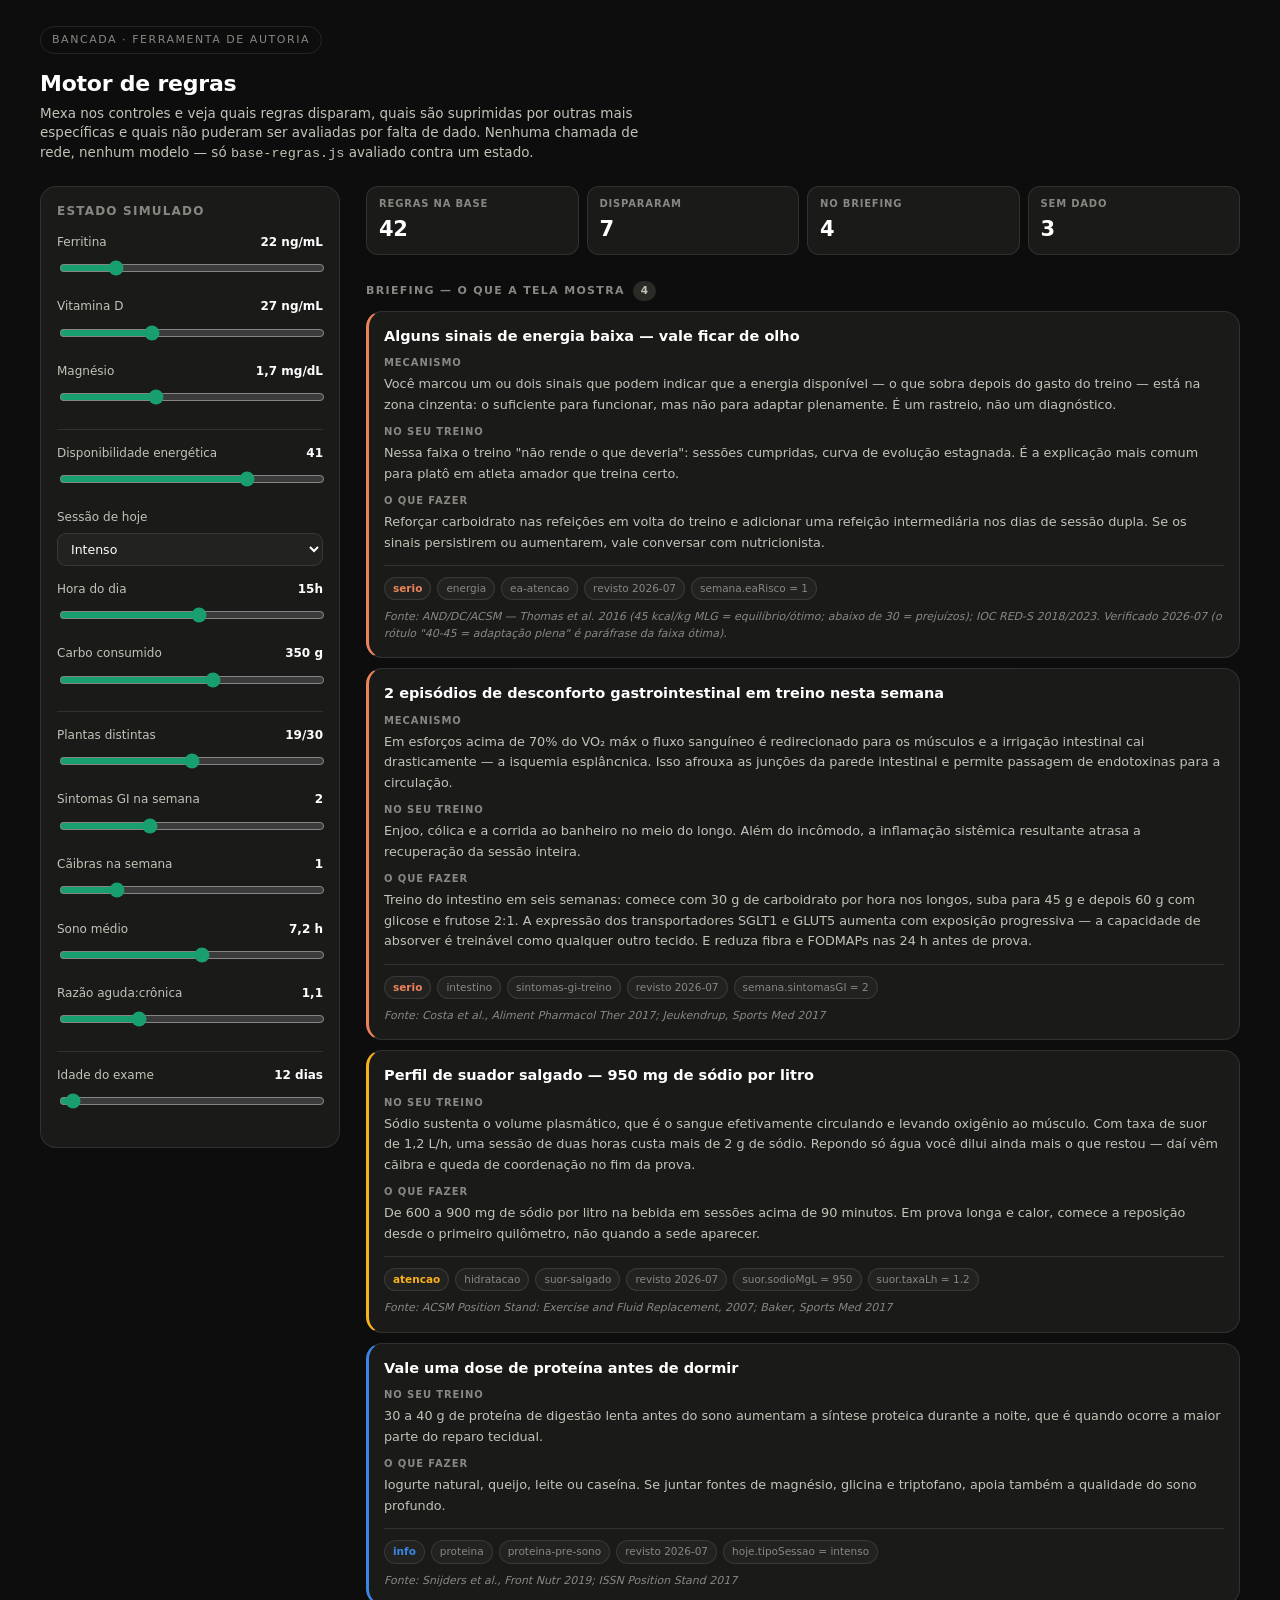
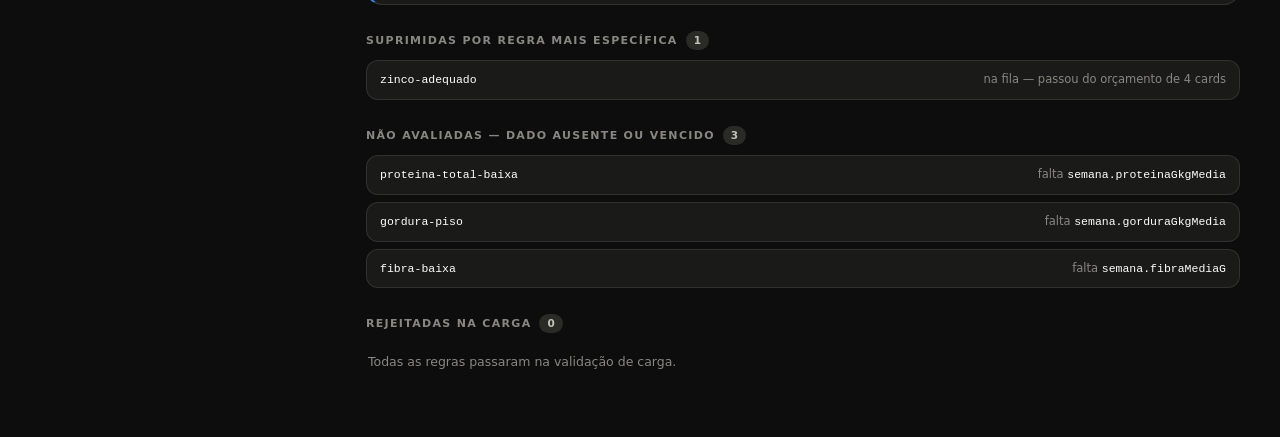
<file: motor/bancada.html>
<!DOCTYPE html>
<html lang="pt-BR">
<head>
<meta charset="utf-8">
<meta name="viewport" content="width=device-width, initial-scale=1">
<title>Bancada do motor de regras — ATLETA</title>
<style>
  :root{
    color-scheme:dark;
    --plane:#0d0d0d; --surface:#1a1a19; --surface-2:#222220; --surface-3:#2a2a27;
    --ink:#fff; --ink-2:#c3c2b7; --muted:#898781; --border:rgba(255,255,255,.10);
    --good:#0ca30c; --warning:#fab219; --serious:#ec835a; --critical:#d03b3b;
    --s1:#3987e5; --brand:#199e70;
    --font:system-ui,-apple-system,"Segoe UI",sans-serif;
  }
  *{box-sizing:border-box}
  body{margin:0;background:var(--plane);color:var(--ink);font-family:var(--font);line-height:1.45}
  .wrap{max-width:1240px;margin:0 auto;padding:26px 20px 60px}
  h1{font-size:22px;font-weight:650;letter-spacing:-.01em;margin:0 0 4px}
  .lead{color:var(--ink-2);font-size:13.5px;margin:0 0 22px;max-width:70ch}
  .kicker{display:inline-block;font-size:11px;letter-spacing:.14em;text-transform:uppercase;
          color:var(--muted);border:1px solid var(--border);border-radius:999px;padding:5px 11px;margin-bottom:14px}
  .grid{display:grid;grid-template-columns:300px minmax(0,1fr);gap:26px;align-items:start}
  @media (max-width:900px){.grid{grid-template-columns:1fr}}

  .panel{background:var(--surface);border:1px solid var(--border);border-radius:16px;padding:16px;position:sticky;top:20px}
  .panel h2{font-size:12px;letter-spacing:.1em;text-transform:uppercase;color:var(--muted);margin:0 0 14px;font-weight:650}
  .ctrl{margin-bottom:15px}
  .ctrl label{display:flex;justify-content:space-between;font-size:12px;color:var(--ink-2);margin-bottom:6px}
  .ctrl label b{color:var(--ink);font-weight:640;font-variant-numeric:tabular-nums}
  .ctrl input[type=range]{width:100%;accent-color:var(--brand);height:18px}
  .ctrl select{width:100%;background:var(--surface-2);border:1px solid var(--border);color:var(--ink);
               border-radius:9px;padding:7px 9px;font-family:inherit;font-size:12.5px}
  .divider{border-top:1px solid var(--border);margin:16px 0 15px}

  .sec{font-size:11px;letter-spacing:.12em;text-transform:uppercase;color:var(--muted);
       margin:26px 0 10px;font-weight:650;display:flex;align-items:center;gap:8px}
  .sec:first-child{margin-top:0}
  .sec span.n{background:var(--surface-3);border-radius:20px;padding:2px 8px;font-size:10.5px;letter-spacing:0;color:var(--ink-2)}

  .card{background:var(--surface);border:1px solid var(--border);border-radius:16px;padding:15px;margin-bottom:10px;
        border-left-width:3px;border-left-style:solid}
  .card.critico{border-left-color:var(--critical)}
  .card.serio{border-left-color:var(--serious)}
  .card.atencao{border-left-color:var(--warning)}
  .card.info{border-left-color:var(--s1)}
  .card.bom{border-left-color:var(--good)}
  .card h3{margin:0 0 9px;font-size:14.5px;font-weight:640;line-height:1.35}
  .card .fld{margin:0 0 9px;font-size:12.8px;color:var(--ink-2);line-height:1.6}
  .card .fld:last-of-type{margin-bottom:0}
  .card .fld em{font-style:normal;display:block;font-size:10px;letter-spacing:.09em;text-transform:uppercase;
                color:var(--muted);font-weight:650;margin-bottom:3px}
  .card .meta{display:flex;flex-wrap:wrap;gap:6px;margin-top:12px;padding-top:11px;border-top:1px solid var(--border)}
  .tag{font-size:10.5px;color:var(--muted);background:var(--surface-2);border:1px solid var(--border);
       border-radius:999px;padding:3px 8px}
  .tag.sev{font-weight:650}
  .tag.sev.critico{color:var(--critical)} .tag.sev.serio{color:var(--serious)}
  .tag.sev.atencao{color:var(--warning)} .tag.sev.info{color:var(--s1)} .tag.sev.bom{color:var(--good)}
  .src{font-size:11px;color:var(--muted);margin-top:9px;line-height:1.5;font-style:italic}

  .row{background:var(--surface);border:1px solid var(--border);border-radius:12px;padding:10px 13px;margin-bottom:7px;
       display:flex;gap:10px;align-items:baseline;font-size:12.5px}
  .row code{font-family:ui-monospace,SFMono-Regular,Consolas,monospace;font-size:11.5px;color:var(--ink)}
  .row .why{color:var(--muted);font-size:11.5px;margin-left:auto;text-align:right}
  .row.err{border-color:rgba(208,59,59,.4)}
  .row.err code{color:var(--critical)}

  .empty{color:var(--muted);font-size:12.5px;padding:10px 2px}
  .stats{display:grid;grid-template-columns:repeat(4,1fr);gap:8px;margin-bottom:6px}
  .stat{background:var(--surface);border:1px solid var(--border);border-radius:12px;padding:10px 12px}
  .stat .l{font-size:10px;letter-spacing:.08em;text-transform:uppercase;color:var(--muted);font-weight:650}
  .stat .v{font-size:21px;font-weight:650;margin-top:3px;letter-spacing:-.02em}
</style>
</head>
<body>
<div class="wrap">
  <div class="kicker">Bancada · ferramenta de autoria</div>
  <h1>Motor de regras</h1>
  <p class="lead">Mexa nos controles e veja quais regras disparam, quais são suprimidas por outras mais específicas e quais não puderam ser avaliadas por falta de dado. Nenhuma chamada de rede, nenhum modelo — só <code>base-regras.js</code> avaliado contra um estado.</p>

  <div class="grid">
    <div class="panel">
      <h2>Estado simulado</h2>

      <div class="ctrl">
        <label>Ferritina <b><span id="l-fer">22</span> ng/mL</b></label>
        <input type="range" id="fer" min="8" max="80" value="22">
      </div>
      <div class="ctrl">
        <label>Vitamina D <b><span id="l-vd">27</span> ng/mL</b></label>
        <input type="range" id="vd" min="10" max="60" value="27">
      </div>
      <div class="ctrl">
        <label>Magnésio <b><span id="l-mg">1,7</span> mg/dL</b></label>
        <input type="range" id="mg" min="12" max="26" value="17">
      </div>

      <div class="divider"></div>

      <div class="ctrl">
        <label>Disponibilidade energética <b><span id="l-ea">41</span></b></label>
        <input type="range" id="ea" min="18" max="50" value="41">
      </div>
      <div class="ctrl">
        <label>Sessão de hoje</label>
        <select id="sessao">
          <option value="intenso" selected>Intenso</option>
          <option value="longo">Longo</option>
          <option value="moderado">Moderado</option>
          <option value="forca">Força</option>
          <option value="descanso">Descanso</option>
        </select>
      </div>
      <div class="ctrl">
        <label>Hora do dia <b><span id="l-hora">15</span>h</b></label>
        <input type="range" id="hora" min="6" max="23" value="15">
      </div>
      <div class="ctrl">
        <label>Carbo consumido <b><span id="l-cc">347</span> g</b></label>
        <input type="range" id="cc" min="0" max="600" step="10" value="347">
      </div>

      <div class="divider"></div>

      <div class="ctrl">
        <label>Plantas distintas <b><span id="l-pl">19</span>/30</b></label>
        <input type="range" id="pl" min="4" max="34" value="19">
      </div>
      <div class="ctrl">
        <label>Sintomas GI na semana <b><span id="l-gi">2</span></b></label>
        <input type="range" id="gi" min="0" max="6" value="2">
      </div>
      <div class="ctrl">
        <label>Cãibras na semana <b><span id="l-cb">1</span></b></label>
        <input type="range" id="cb" min="0" max="5" value="1">
      </div>
      <div class="ctrl">
        <label>Sono médio <b><span id="l-so">7,2</span> h</b></label>
        <input type="range" id="so" min="45" max="95" value="72">
      </div>
      <div class="ctrl">
        <label>Razão aguda:crônica <b><span id="l-ac">1,06</span></b></label>
        <input type="range" id="ac" min="60" max="220" value="106">
      </div>

      <div class="divider"></div>

      <div class="ctrl">
        <label>Idade do exame <b><span id="l-idade">12</span> dias</b></label>
        <input type="range" id="idade" min="0" max="500" value="12">
      </div>
    </div>

    <div>
      <div class="stats" id="stats"></div>

      <div class="sec">Briefing — o que a tela mostra <span class="n" id="n-cards">0</span></div>
      <div id="cards"></div>

      <div class="sec">Suprimidas por regra mais específica <span class="n" id="n-sup">0</span></div>
      <div id="sup"></div>

      <div class="sec">Não avaliadas — dado ausente ou vencido <span class="n" id="n-sem">0</span></div>
      <div id="sem"></div>

      <div class="sec">Rejeitadas na carga <span class="n" id="n-err">0</span></div>
      <div id="err"></div>
    </div>
  </div>
</div>

<!-- Quebra-cache: durante a autoria você edita as regras e recarrega. Sem isto,
     o navegador serve a versão antiga do arquivo e você depura um fantasma. -->
<script>
  ['../app/js/motor-regras.js','../app/js/base-regras.js','../app/js/estado-exemplo.js'].forEach(function(f){
    document.write('<script src="' + f + '?t=' + Date.now() + '"><\/script>');
  });
</script>
<script>
const $ = id => document.getElementById(id);
const vv = n => Number.isInteger(n) ? n : n.toFixed(1).replace('.', ',');

function montarEstado(){
  const e = JSON.parse(JSON.stringify(ESTADO_EXEMPLO));
  const dias = +$('idade').value;
  const d = new Date('2026-07-24T00:00:00');
  d.setDate(d.getDate() - dias);
  const dataExame = d.toISOString().slice(0,10);

  e.exames.ferritina  = { v:+$('fer').value, data:dataExame };
  e.exames.vitaminaD  = { v:+$('vd').value,  data:dataExame };
  e.exames.magnesio   = { v:+$('mg').value/10, data:dataExame };
  e.exames.zinco.data = dataExame;
  e.exames.b12.data   = dataExame;

  e.semana.ea               = +$('ea').value;
  e.semana.plantasDistintas = +$('pl').value;
  e.semana.sintomasGI       = +$('gi').value;
  e.semana.caibras          = +$('cb').value;
  e.semana.sonoMedioH       = +$('so').value/10;
  e.recuperacao.acwr        = +$('ac').value/100;

  e.hoje.tipoSessao      = $('sessao').value;
  e.hoje.carboConsumido  = +$('cc').value;
  e.hoje.carboRestante   = Math.max(0, e.hoje.carboMeta - e.hoje.carboConsumido);
  e.contexto.horaDoDia   = +$('hora').value;

  // rótulos
  $('l-fer').textContent = $('fer').value;
  $('l-vd').textContent  = $('vd').value;
  $('l-mg').textContent  = vv(+$('mg').value/10);
  $('l-ea').textContent  = $('ea').value;
  $('l-hora').textContent= $('hora').value;
  $('l-cc').textContent  = $('cc').value;
  $('l-pl').textContent  = $('pl').value;
  $('l-gi').textContent  = $('gi').value;
  $('l-cb').textContent  = $('cb').value;
  $('l-so').textContent  = vv(+$('so').value/10);
  $('l-ac').textContent  = vv(+$('ac').value/100);
  $('l-idade').textContent = dias;

  return e;
}

const CAMPOS = [
  ['mecanismo','Mecanismo'],
  ['noTreino','No seu treino'],
  ['correcao','O que fazer'],
  ['encaminhar','Quando procurar um profissional']
];

function cardHTML(c){
  const corpo = CAMPOS
    .filter(([k]) => c.conteudo[k])
    .map(([k,rot]) => `<p class="fld"><em>${rot}</em>${c.conteudo[k]}</p>`).join('');
  return `<div class="card ${c.severidade}">
    <h3>${c.conteudo.titulo}</h3>
    ${corpo}
    <div class="meta">
      <span class="tag sev ${c.severidade}">${c.severidade}</span>
      <span class="tag">${c.categoria}</span>
      <span class="tag">${c.id}</span>
      <span class="tag">revisto ${c.revisadoEm}</span>
      ${c.trace.map(t=>`<span class="tag">${t}</span>`).join('')}
    </div>
    <div class="src">Fonte: ${c.fonte}</div>
  </div>`;
}

function render(){
  const estado = montarEstado();
  const r = Motor.briefing(estado, { base: BASE_REGRAS, max: 4 });
  const a = r.auditoria;

  $('stats').innerHTML = `
    <div class="stat"><div class="l">Regras na base</div><div class="v">${BASE_REGRAS.length}</div></div>
    <div class="stat"><div class="l">Dispararam</div><div class="v">${a.ativas.length + a.suprimidas.length}</div></div>
    <div class="stat"><div class="l">No briefing</div><div class="v">${r.cards.length}</div></div>
    <div class="stat"><div class="l">Sem dado</div><div class="v">${a.semDados.length}</div></div>`;

  $('cards').innerHTML = r.cards.length
    ? r.cards.map(cardHTML).join('')
    : '<div class="empty">Nenhuma regra disparou com este estado.</div>';
  $('n-cards').textContent = r.cards.length;

  const fila = r.naoMostradas.map(c =>
    `<div class="row"><code>${c.id}</code><span class="why">na fila — passou do orçamento de ${4} cards</span></div>`).join('');
  $('sup').innerHTML = (a.suprimidas.map(s =>
      `<div class="row"><code>${s.id}</code><span class="why">calada por <code>${s.suprimidaPor}</code></span></div>`).join('') + fila)
    || '<div class="empty">Nada suprimido.</div>';
  $('n-sup').textContent = a.suprimidas.length + r.naoMostradas.length;

  $('sem').innerHTML = a.semDados.map(s => {
    const b = s.bloqueio;
    const motivo = b.motivo === 'desatualizado'
      ? `<code>${b.caminho}</code> tem ${b.idadeDias} dias (limite ${b.limiteDias})`
      : b.motivo === 'ausente' ? `falta <code>${b.caminho}</code>` : `erro: ${b.erro}`;
    return `<div class="row ${b.motivo==='erro'?'err':''}"><code>${s.id}</code><span class="why">${motivo}</span></div>`;
  }).join('') || '<div class="empty">Todas as regras puderam ser avaliadas.</div>';
  $('n-sem').textContent = a.semDados.length;

  $('err').innerHTML = a.erros.map(e =>
    `<div class="row err"><code>${e.id}</code><span class="why">${e.problemas.join(' · ')}</span></div>`).join('')
    || '<div class="empty">Todas as regras passaram na validação de carga.</div>';
  $('n-err').textContent = a.erros.length;
}

document.querySelectorAll('input,select').forEach(c => c.addEventListener('input', render));
render();
</script>
</body>
</html>
</file>
<file: app/css/estilo.css>
/* ============================================================================
   ATLETA — sistema de design
   Portado do mockup para o app real. Superfícies escuras, anel de prontidão,
   tiles de KPI, cards com severidade, medidores com faixa-alvo.
   ========================================================================== */

:root{
  color-scheme:dark;
  --plane:#0d0d0d; --surface:#1a1a19; --surface-2:#222220; --surface-3:#2a2a27;
  --ink:#fff; --ink-2:#c3c2b7; --muted:#898781; --border:rgba(255,255,255,.10);
  --good:#0ca30c; --warning:#fab219; --serious:#ec835a; --critical:#d03b3b;
  --s1:#3987e5; --s2:#d95926; --s3:#199e70; --brand:#199e70;
  --grid:#2c2c2a; --axis:#383835;
  --font:system-ui,-apple-system,"Segoe UI",Roboto,sans-serif;
  --topo:env(safe-area-inset-top);
  --base:env(safe-area-inset-bottom);
}
*{box-sizing:border-box;-webkit-tap-highlight-color:transparent}
html,body{margin:0;padding:0;height:100%;overscroll-behavior-y:none}
body{
  background:var(--plane);color:var(--ink);font-family:var(--font);line-height:1.45;
  -webkit-font-smoothing:antialiased;display:flex;flex-direction:column;
}

/* ---- cabeçalho ---- */
header{
  padding:calc(14px + var(--topo)) 18px 12px;flex:none;
  display:flex;align-items:flex-start;justify-content:space-between;gap:12px;
  border-bottom:1px solid var(--border);
}
header h1{margin:0;font-size:19px;font-weight:650;letter-spacing:-.01em}
header .sub{color:var(--muted);font-size:11.5px;margin-top:2px}
#instalar{
  display:none;flex:none;font-family:inherit;font-size:11.5px;font-weight:640;cursor:pointer;
  background:rgba(25,158,112,.14);border:1px solid rgba(25,158,112,.45);color:var(--brand);
  border-radius:999px;padding:7px 13px;
}

main{flex:1;overflow-y:auto;padding:14px 16px calc(88px + var(--base));-webkit-overflow-scrolling:touch}
.aba{display:none;animation:fade .22s ease}
.aba.on{display:block}
@keyframes fade{from{opacity:0;transform:translateY(4px)}to{opacity:1;transform:none}}

/* ---- rótulos de seção ---- */
.sec{font-size:11px;letter-spacing:.12em;text-transform:uppercase;color:var(--muted);
     font-weight:650;margin:22px 2px 9px}
.aba > .sec:first-child{margin-top:2px}

/* ---- hero + anel ---- */
.hero{
  background:
    radial-gradient(120% 120% at 100% 0%, rgba(25,158,112,.16), transparent 58%),
    var(--surface);
  border:1px solid var(--border);border-radius:20px;padding:16px;margin-bottom:10px;
}
.hero-row{display:flex;gap:16px;align-items:center}
.hero-copy{min-width:0}
.hero-copy .lab{font-size:11px;letter-spacing:.1em;text-transform:uppercase;color:var(--muted);font-weight:650}
.hero-copy .big{font-size:15px;font-weight:640;margin-top:6px;line-height:1.3}
.hero-copy .txt{font-size:12.5px;color:var(--ink-2);margin-top:5px}

.ring{position:relative;flex:none;width:104px;height:104px}
.ring svg{display:block}
.ring .val{position:absolute;inset:0;display:grid;place-items:center;text-align:center;line-height:1}
.ring .val b{font-size:26px;font-weight:660;letter-spacing:-.02em}
.ring .val i{display:block;font-style:normal;font-size:9px;color:var(--muted);letter-spacing:.09em;margin-top:3px}
.ring.vazio .val b{color:var(--muted);font-weight:500}

/* ---- tiles de KPI ---- */
.kpis{display:grid;grid-template-columns:repeat(2,1fr);gap:8px}
.kpi{background:var(--surface);border:1px solid var(--border);border-radius:14px;padding:11px 12px}
.kpi .l{font-size:10.5px;letter-spacing:.07em;text-transform:uppercase;color:var(--muted);font-weight:650}
.kpi .v{font-size:20px;font-weight:640;letter-spacing:-.02em;margin-top:4px;font-variant-numeric:tabular-nums}
.kpi .v small{font-size:11px;font-weight:500;color:var(--ink-2);margin-left:2px}
.kpi .v.na{color:var(--muted);font-weight:500}
.kpi .d{font-size:11px;margin-top:2px;color:var(--muted)}
.kpi .d.up{color:var(--good)} .kpi .d.down{color:var(--serious)}

/* ---- cards ---- */
.card{background:var(--surface);border:1px solid var(--border);border-radius:16px;padding:15px;margin-bottom:10px}
.card.sev{border-left-width:3px;border-left-style:solid}
.card.critico{border-left-color:var(--critical)}
.card.serio{border-left-color:var(--serious)}
.card.atencao{border-left-color:var(--warning)}
.card.info{border-left-color:var(--s1)}
.card.bom{border-left-color:var(--good)}
.card h3{margin:0 0 10px;font-size:15px;font-weight:645;line-height:1.35}
.card-t{display:flex;align-items:center;justify-content:space-between;gap:8px;
        font-size:11px;letter-spacing:.09em;text-transform:uppercase;color:var(--muted);
        margin-bottom:10px;font-weight:650}
.fld{margin:0 0 10px;font-size:13px;color:var(--ink-2);line-height:1.6}
.fld:last-of-type{margin-bottom:0}
.fld em{font-style:normal;display:block;font-size:10px;letter-spacing:.09em;text-transform:uppercase;
        color:var(--muted);font-weight:650;margin-bottom:3px}
.fld b{color:var(--ink);font-weight:600}
.src{font-size:10.5px;color:var(--muted);margin-top:11px;padding-top:10px;
     border-top:1px solid var(--border);line-height:1.5}

/* ---- pílula de status ---- */
.st{display:inline-flex;align-items:center;gap:5px;font-size:11px;font-weight:650;
    padding:3px 9px;border-radius:999px;border:1px solid var(--border);white-space:nowrap}
.st .ic{width:12px;height:12px;flex:none}
.st.bom{color:var(--good)}       .st.bom .ic{fill:var(--good)}
.st.atencao{color:var(--warning)}.st.atencao .ic{fill:var(--warning)}
.st.serio{color:var(--serious)}  .st.serio .ic{fill:var(--serious)}
.st.critico{color:var(--critical)}.st.critico .ic{fill:var(--critical)}

/* ---- medidor com faixa-alvo ---- */
.meter{height:7px;background:var(--surface-3);border-radius:4px;overflow:hidden;margin:10px 0 0;position:relative}
.meter i{display:block;height:100%;border-radius:4px}
.meter i.bom{background:var(--good)} .meter i.atencao{background:var(--warning)}
.meter i.serio{background:var(--serious)} .meter i.critico{background:var(--critical)}
.meter i.neutro{background:var(--s3)}
.meter .ref{position:absolute;top:-3px;bottom:-3px;width:2px;background:var(--axis)}
.mrange{display:flex;justify-content:space-between;font-size:10.5px;color:var(--muted);margin-top:5px;font-variant-numeric:tabular-nums}

/* ---- micro card ---- */
.micro{background:var(--surface);border:1px solid var(--border);border-radius:16px;padding:14px;margin-bottom:9px}
.micro-top{display:flex;align-items:baseline;justify-content:space-between;gap:8px}
.micro-top .nm{font-size:14px;font-weight:620}
.micro-top .vl{font-size:15px;font-weight:660;font-variant-numeric:tabular-nums}
.micro-top .vl small{font-size:11px;color:var(--muted);font-weight:500;margin-left:2px}

/* ---- barra de macros ---- */
.legend{display:flex;flex-wrap:wrap;gap:12px;margin-top:11px}
.legend span{display:inline-flex;align-items:center;gap:6px;font-size:11.5px;color:var(--ink-2)}
.legend i{width:9px;height:9px;border-radius:2px;display:block}
.macrobar{display:flex;height:26px;border-radius:5px;overflow:hidden;gap:2px}
.macrobar i{height:100%;display:block}

/* ---- listas de plano ---- */
ul.plan{margin:0;padding:0;list-style:none}
ul.plan li{display:flex;gap:9px;font-size:12.8px;color:var(--ink-2);padding:8px 0;
           border-bottom:1px solid var(--border);line-height:1.55}
ul.plan li:last-child{border-bottom:0;padding-bottom:0}
ul.plan li .t{color:var(--ink);font-weight:600;font-variant-numeric:tabular-nums;flex:none;width:82px}
ul.plan li b{color:var(--ink);font-weight:600}

/* ---- chips ---- */
.chips{display:flex;flex-wrap:wrap;gap:6px;margin-top:11px}
.chip{font-size:11.5px;color:var(--ink-2);background:var(--surface-2);
      border:1px solid var(--border);border-radius:999px;padding:5px 10px}
.chip[data-multi]{cursor:pointer;user-select:none}
.chip.on{color:var(--ink);border-color:rgba(25,158,112,.55);background:rgba(25,158,112,.14)}

/* ---- escala qualitativa do exame ---- */
.escala-input{margin-top:12px}
.escala-input input[type=range]{width:100%;height:24px;margin:0;accent-color:var(--brand);cursor:pointer}
.escala-input.off input[type=range]{accent-color:var(--surface-3);opacity:.55}
.escala-fim{display:flex;justify-content:space-between;font-size:10px;color:var(--muted);
            margin-top:2px;text-transform:uppercase;letter-spacing:.05em}
.escala-lab{margin-top:8px;font-size:13.5px;font-weight:640}
.escala-lab.critico{color:var(--critical)} .escala-lab.atencao{color:var(--warning)} .escala-lab.bom{color:var(--good)}
.escala-input.off .escala-lab{color:var(--muted);font-weight:500}
.escala-limpar{background:none;border:0;color:var(--muted);font-family:inherit;font-size:11px;
               text-decoration:underline;cursor:pointer;padding:0}
.escala-limpar:hover{color:var(--ink-2)}

/* visualização (aba Corpo): 5 segmentos, o informado aceso */
.escala-view{display:flex;gap:4px;margin:12px 0 0}
.escala-view i{flex:1;height:9px;border-radius:3px;background:var(--surface-3)}
.escala-view i.on.critico{background:var(--critical)}
.escala-view i.on.atencao{background:var(--warning)}
.escala-view i.on.bom{background:var(--good)}

/* ---- tabela ---- */
table.tbl{width:100%;border-collapse:collapse;font-size:12.5px;font-variant-numeric:tabular-nums}
table.tbl th{text-align:left;color:var(--muted);font-weight:650;font-size:10.5px;letter-spacing:.06em;text-transform:uppercase;padding:0 0 7px}
table.tbl td{padding:7px 0;border-top:1px solid var(--border);color:var(--ink-2)}
table.tbl td:last-child,table.tbl th:last-child{text-align:right}
table.tbl td b{color:var(--ink);font-weight:600}

/* ---- estados auxiliares ---- */
.vazio{color:var(--muted);font-size:13px;line-height:1.6;padding:14px;
       border:1px dashed var(--border);border-radius:14px;margin-bottom:10px}
.vazio b{color:var(--ink-2)}
.pedido{background:rgba(57,135,229,.10);border:1px solid rgba(57,135,229,.30);border-radius:14px;
        padding:12px 14px;margin-bottom:8px;font-size:12.8px;color:var(--ink-2);line-height:1.55}
.pedido b{color:var(--ink);font-weight:600}
.note{font-size:11.5px;color:var(--muted);line-height:1.55;margin-top:9px}
.aviso{border:1px dashed var(--border);border-radius:14px;padding:14px;font-size:12px;color:var(--muted);line-height:1.6}
.aviso b{color:var(--ink-2)}

/* ---- formulário ---- */
.grupo{background:var(--surface);border:1px solid var(--border);border-radius:16px;padding:6px 14px;margin-bottom:10px}
.campo{display:flex;align-items:center;gap:10px;padding:11px 0;border-bottom:1px solid var(--border)}
.campo:last-child{border-bottom:0}
.campo .rot{flex:1;min-width:0;font-size:13px}
.campo .rot small{display:block;color:var(--muted);font-size:10.5px;margin-top:1px}
.campo input,.campo select{
  background:var(--surface-2);border:1px solid var(--border);color:var(--ink);
  border-radius:9px;padding:8px 9px;font-family:inherit;font-size:13px;
  width:92px;text-align:right;font-variant-numeric:tabular-nums;
}
.campo input[type=date]{width:136px;font-size:12px;text-align:left}
.campo select{width:auto;min-width:116px;text-align:left}
.campo input:focus,.campo select:focus{outline:none;border-color:rgba(25,158,112,.55)}
.campo .dupla{display:flex;gap:6px;align-items:center}

.btn{font-family:inherit;font-size:13px;font-weight:640;border-radius:12px;padding:12px 16px;cursor:pointer;
     background:var(--surface);border:1px solid var(--border);color:var(--ink-2);width:100%;margin-bottom:8px}
.btn:active{background:var(--surface-2)}
.btn.perigo{color:var(--critical);border-color:rgba(208,59,59,.35)}
.linha2{display:grid;grid-template-columns:1fr 1fr;gap:8px}
.linha2 .btn{margin-bottom:0}

.row{background:var(--surface);border:1px solid var(--border);border-radius:11px;padding:9px 12px;
     margin-bottom:6px;display:flex;gap:10px;align-items:baseline;font-size:12px}
.row code{font-family:ui-monospace,Consolas,monospace;font-size:11px}
.row .why{color:var(--muted);font-size:11px;margin-left:auto;text-align:right}

/* ---- navegação ---- */
nav{
  position:fixed;left:0;right:0;bottom:0;display:grid;grid-template-columns:repeat(5,1fr);
  background:rgba(13,13,13,.92);backdrop-filter:blur(14px);border-top:1px solid var(--border);
  padding:8px 2px calc(8px + var(--base));z-index:10;
}
nav button{
  background:none;border:0;color:var(--muted);font-family:inherit;cursor:pointer;
  display:flex;flex-direction:column;align-items:center;gap:4px;padding:5px 1px;
  font-size:9.5px;font-weight:650;
}
nav button svg{width:20px;height:20px;fill:none;stroke:currentColor;stroke-width:1.7;
               stroke-linecap:round;stroke-linejoin:round}
nav button.on{color:var(--brand)}

/* ---- toast ---- */
.toast{
  position:fixed;left:50%;transform:translateX(-50%);bottom:calc(94px + var(--base));
  background:var(--surface-3);border:1px solid var(--border);border-radius:11px;
  padding:10px 15px;font-size:12.5px;color:var(--ink);z-index:20;
  opacity:0;pointer-events:none;transition:opacity .2s;box-shadow:0 8px 24px rgba(0,0,0,.5);
}
.toast.on{opacity:1}
</file>
